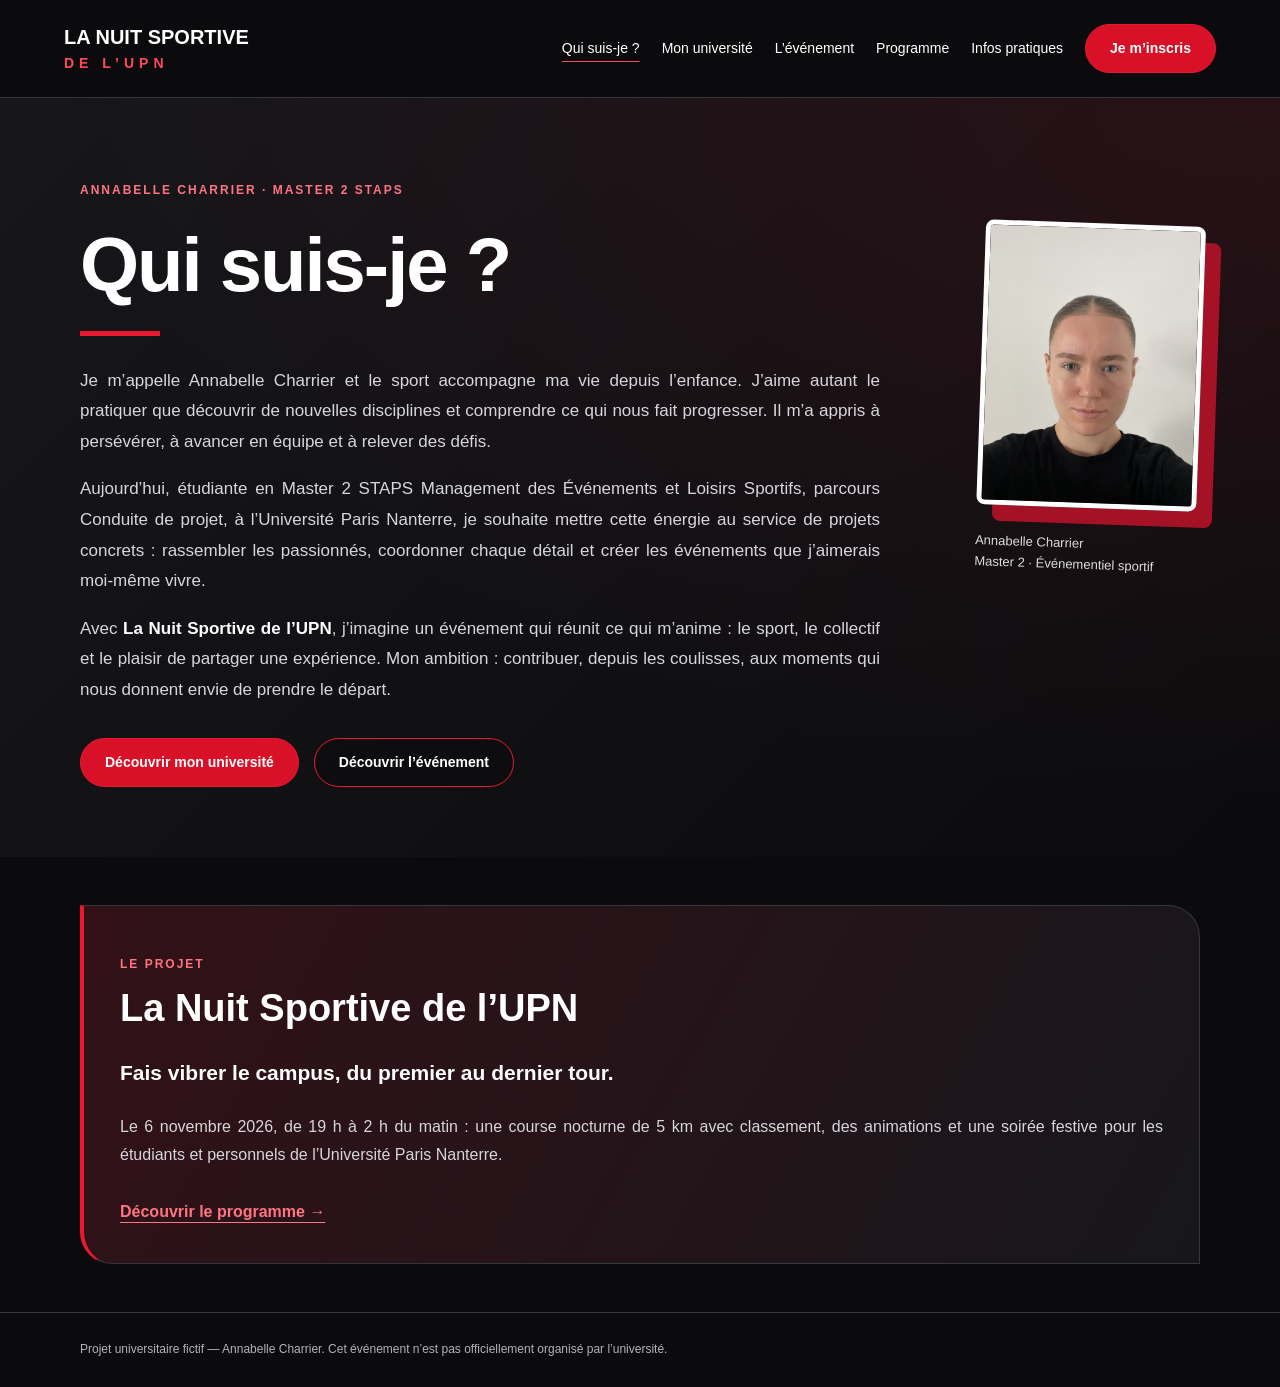
<file: index.html>
<!DOCTYPE html>
<html lang="fr">
<head>
  <meta charset="UTF-8">
  <meta name="viewport" content="width=device-width, initial-scale=1.0">

  <meta
    name="description"
    content="Découvrez Annabelle Charrier et son projet universitaire : La Nuit Sportive de l’UPN."
  >

  <title>Qui suis-je ? | La Nuit Sportive de l’UPN</title>

  <link rel="stylesheet" href="style.css">
</head>

<body class="page-index">
  <a class="evitement" href="#contenu">Aller au contenu</a>

  <header>
    <a class="logo" href="evenement.html">
      LA NUIT SPORTIVE
      <span>DE L’UPN</span>
    </a>

    <nav aria-label="Navigation principale">
      <a href="index.html" aria-current="page">
        Qui suis-je ?
      </a>

      <a href="universite.html">Mon université</a>
      <a href="evenement.html">L’événement</a>
      <a href="programme.html">Programme</a>
      <a href="infos.html">Infos pratiques</a>

      <a class="bouton" href="inscriptions.html">
        Je m’inscris
      </a>
    </nav>
  </header>

  <main id="contenu">
    <section class="presentation profil">
      <div class="profil-texte">
        <p class="surtitre">
          ANNABELLE CHARRIER · MASTER 2 STAPS
        </p>

        <h1>Qui suis-je ?</h1>

        <p>
          Je m’appelle Annabelle Charrier et le sport accompagne
          ma vie depuis l’enfance. J’aime autant le pratiquer
          que découvrir de nouvelles disciplines et comprendre
          ce qui nous fait progresser. Il m’a appris à persévérer,
          à avancer en équipe et à relever des défis.
        </p>

        <p>
          Aujourd’hui, étudiante en Master 2 STAPS Management
          des Événements et Loisirs Sportifs, parcours Conduite
          de projet, à l’Université Paris Nanterre, je souhaite
          mettre cette énergie au service de projets concrets :
          rassembler les passionnés, coordonner chaque détail
          et créer les événements que j’aimerais moi-même vivre.
        </p>

        <p>
          Avec <strong>La Nuit Sportive de l’UPN</strong>,
          j’imagine un événement qui réunit ce qui m’anime :
          le sport, le collectif et le plaisir de partager
          une expérience. Mon ambition : contribuer, depuis
          les coulisses, aux moments qui nous donnent envie
          de prendre le départ.
        </p>

        <div class="actions">
          <a class="bouton" href="universite.html">
            Découvrir mon université
          </a>

          <a
            class="bouton bouton-secondaire"
            href="evenement.html"
          >
            Découvrir l’événement
          </a>
        </div>
      </div>

      <figure class="portrait">
        <img
          src="images/portrait.jpg"
          alt="Portrait d’Annabelle Charrier"
          width="1296"
          height="1691"
        >

        <figcaption>
          Annabelle Charrier<br>
          Master 2 · Événementiel sportif
        </figcaption>
      </figure>
    </section>

    <section class="apercu">
      <p class="surtitre">LE PROJET</p>

      <h2>La Nuit Sportive de l’UPN</h2>

      <p class="accroche">
        Fais vibrer le campus, du premier au dernier tour.
      </p>

      <p>
        Le 6 novembre 2026, de 19 h à 2 h du matin :
        une course nocturne de 5 km avec classement,
        des animations et une soirée festive pour les étudiants
        et personnels de l’Université Paris Nanterre.
      </p>

      <a class="lien" href="programme.html">
        Découvrir le programme →
      </a>
    </section>
  </main>

  <footer>
    <p>
      Projet universitaire fictif — Annabelle Charrier.
      Cet événement n’est pas officiellement organisé
      par l’université.
    </p>
  </footer>
</body>
</html>
</file>
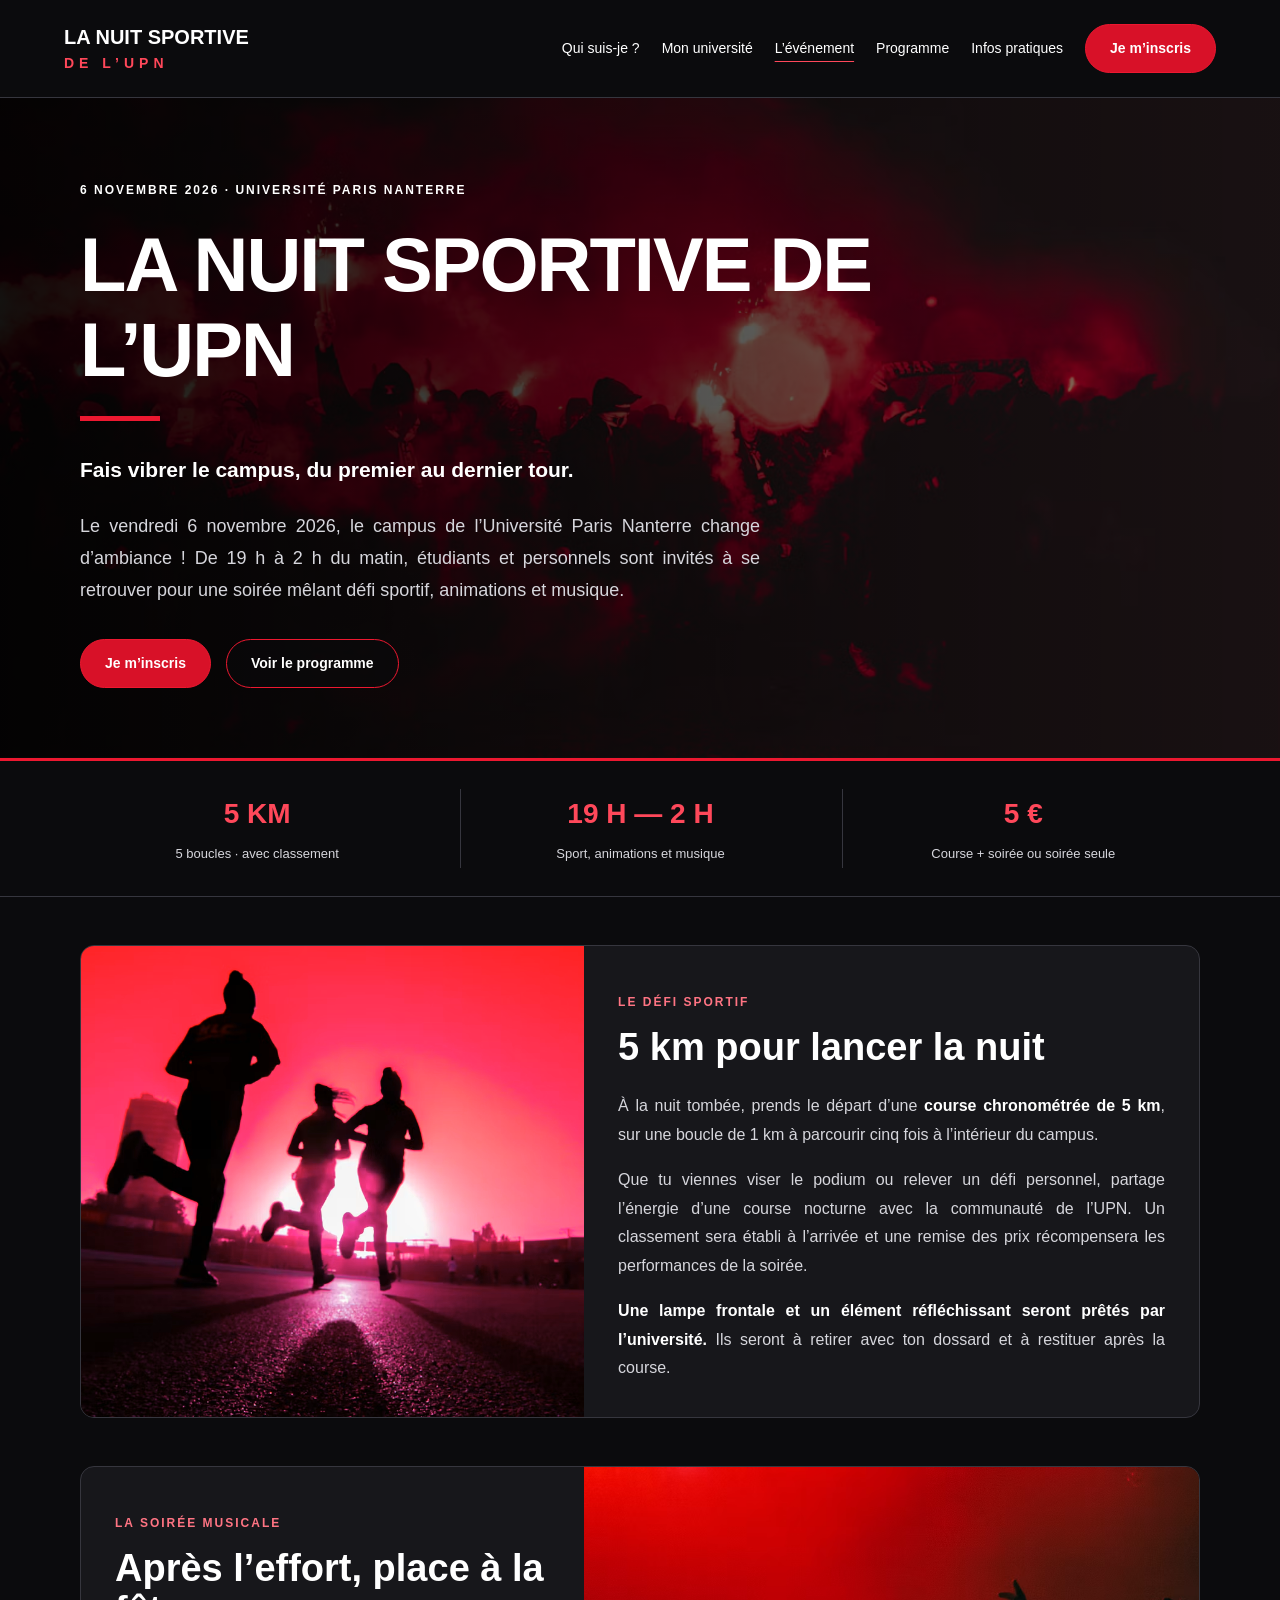
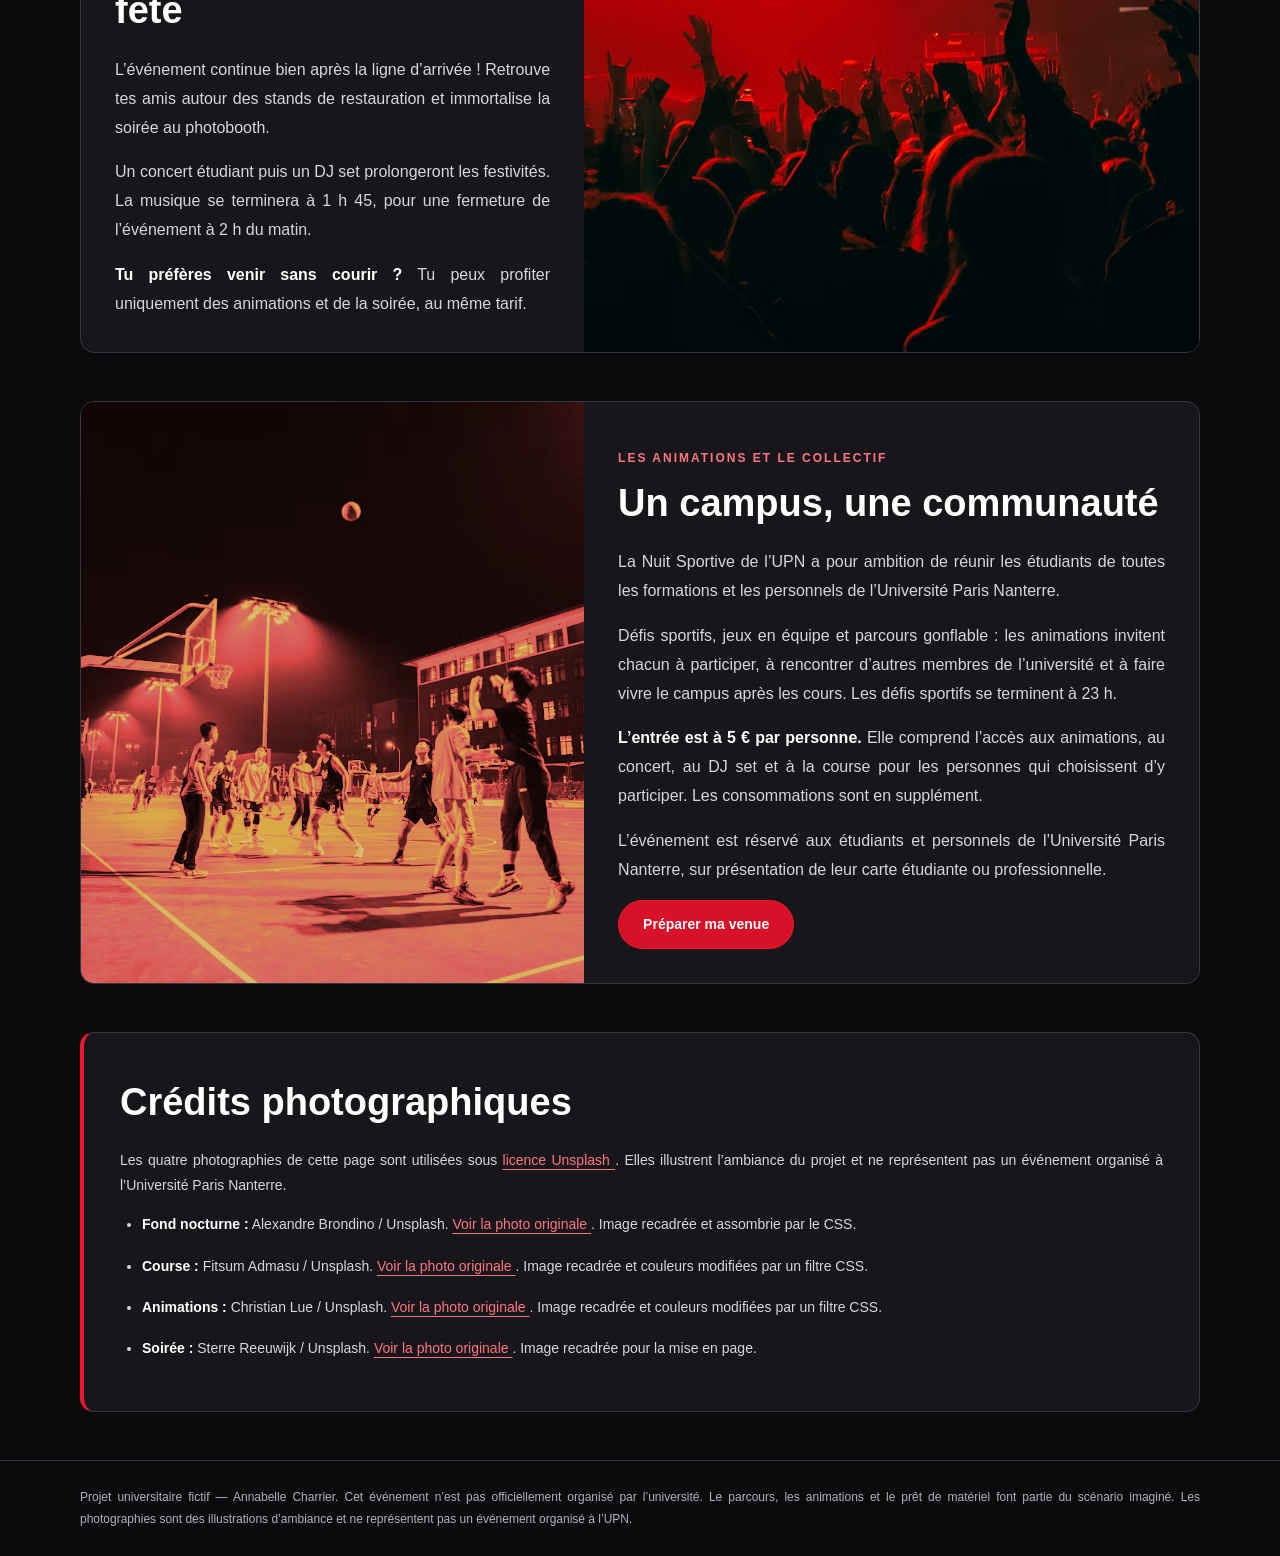
<file: evenement.html>
<!DOCTYPE html>
<html lang="fr">
<head>
  <meta charset="UTF-8">
  <meta name="viewport" content="width=device-width, initial-scale=1.0">

  <meta
    name="description"
    content="La Nuit Sportive de l’UPN : une course nocturne de 5 km, des animations et une soirée festive à Paris Nanterre. Projet universitaire fictif."
  >

  <title>L’événement | La Nuit Sportive de l’UPN</title>

  <link rel="stylesheet" href="style.css">
</head>

<body class="page-evenement">
  <a class="evitement" href="#contenu">
    Aller au contenu
  </a>

  <header>
    <a class="logo" href="evenement.html">
      LA NUIT SPORTIVE
      <span>DE L’UPN</span>
    </a>

    <nav aria-label="Navigation principale">
      <a href="index.html">Qui suis-je ?</a>
      <a href="universite.html">Mon université</a>

      <a href="evenement.html" aria-current="page">
        L’événement
      </a>

      <a href="programme.html">Programme</a>
      <a href="infos.html">Infos pratiques</a>

      <a class="bouton" href="inscriptions.html">
        Je m’inscris
      </a>
    </nav>
  </header>

  <main id="contenu">
    <!-- L’image de fond est définie dans style.css. -->

    <section class="presentation fond-nocturne">
      <p class="surtitre">
        6 NOVEMBRE 2026 · UNIVERSITÉ PARIS NANTERRE
      </p>

      <h1>La Nuit Sportive de l’UPN</h1>

      <p class="accroche">
        Fais vibrer le campus, du premier au dernier tour.
      </p>

      <p>
        Le vendredi 6 novembre 2026, le campus de l’Université
        Paris Nanterre change d’ambiance ! De 19 h à 2 h du matin,
        étudiants et personnels sont invités à se retrouver
        pour une soirée mêlant défi sportif, animations
        et musique.
      </p>

      <div class="actions">
        <a class="bouton" href="inscriptions.html">
          Je m’inscris
        </a>

        <a
          class="bouton bouton-secondaire"
          href="programme.html"
        >
          Voir le programme
        </a>
      </div>
    </section>

    <div class="chiffres" aria-label="L’événement en bref">
      <div>
        <strong>5 KM</strong>
        <span>5 boucles · avec classement</span>
      </div>

      <div>
        <strong>19 H — 2 H</strong>
        <span>Sport, animations et musique</span>
      </div>

      <div>
        <strong>5 €</strong>
        <span>Course + soirée ou soirée seule</span>
      </div>
    </div>

    <!-- LA COURSE -->

    <section class="apercu evenement-bloc">
      <img
        class="photo-evenement photo-course"
        src="images/course.avif"
        alt="Silhouettes de trois personnes courant ensemble"
        loading="lazy"
      >

      <div class="evenement-texte">
        <p class="surtitre">LE DÉFI SPORTIF</p>

        <h2>5 km pour lancer la nuit</h2>

        <p>
          À la nuit tombée, prends le départ d’une
          <strong>course chronométrée de 5 km</strong>,
          sur une boucle de 1 km à parcourir cinq fois
          à l’intérieur du campus.
        </p>

        <p>
          Que tu viennes viser le podium ou relever
          un défi personnel, partage l’énergie
          d’une course nocturne avec la communauté de l’UPN.
          Un classement sera établi à l’arrivée et une remise
          des prix récompensera les performances de la soirée.
        </p>

        <p>
          <strong>
            Une lampe frontale et un élément réfléchissant
            seront prêtés par l’université.
          </strong>
          Ils seront à retirer avec ton dossard
          et à restituer après la course.
        </p>
      </div>
    </section>

    <!-- LA SOIRÉE -->

    <section class="apercu evenement-bloc">
      <img
        class="photo-evenement"
        src="images/soiree.avif"
        alt="Une foule assistant à un concert, les mains levées"
        loading="lazy"
      >

      <div class="evenement-texte">
        <p class="surtitre">LA SOIRÉE MUSICALE</p>

        <h2>Après l’effort, place à la fête</h2>

        <p>
          L’événement continue bien après la ligne d’arrivée !
          Retrouve tes amis autour des stands de restauration
          et immortalise la soirée au photobooth.
        </p>

        <p>
          Un concert étudiant puis un DJ set prolongeront
          les festivités. La musique se terminera à 1 h 45,
          pour une fermeture de l’événement à 2 h du matin.
        </p>

        <p>
          <strong>Tu préfères venir sans courir ?</strong>
          Tu peux profiter uniquement des animations
          et de la soirée, au même tarif.
        </p>
      </div>
    </section>

    <!-- LES ANIMATIONS -->

    <section class="apercu evenement-bloc">
      <img
        class="photo-evenement photo-animations"
        src="images/animations.avif"
        alt="Un groupe jouant au basket sur un terrain extérieur de nuit"
        loading="lazy"
      >

      <div class="evenement-texte">
        <p class="surtitre">
          LES ANIMATIONS ET LE COLLECTIF
        </p>

        <h2>Un campus, une communauté</h2>

        <p>
          La Nuit Sportive de l’UPN a pour ambition de réunir
          les étudiants de toutes les formations
          et les personnels de l’Université Paris Nanterre.
        </p>

        <p>
          Défis sportifs, jeux en équipe et parcours gonflable :
          les animations invitent chacun à participer,
          à rencontrer d’autres membres de l’université
          et à faire vivre le campus après les cours.
          Les défis sportifs se terminent à 23 h.
        </p>

        <p>
          <strong>L’entrée est à 5 € par personne.</strong>
          Elle comprend l’accès aux animations, au concert,
          au DJ set et à la course pour les personnes
          qui choisissent d’y participer.
          Les consommations sont en supplément.
        </p>

        <p>
          L’événement est réservé aux étudiants et personnels
          de l’Université Paris Nanterre, sur présentation
          de leur carte étudiante ou professionnelle.
        </p>

        <a class="bouton" href="infos.html">
          Préparer ma venue
        </a>
      </div>
    </section>

    <!-- SOURCES DES QUATRE PHOTOGRAPHIES -->

    <section class="apercu credits-photos">
      <h2>Crédits photographiques</h2>

      <p>
        Les quatre photographies de cette page sont utilisées
        sous
        <a href="https://unsplash.com/license">
          licence Unsplash
        </a>.
        Elles illustrent l’ambiance du projet et ne représentent
        pas un événement organisé à l’Université Paris Nanterre.
      </p>

      <ul>
        <li>
          <strong>Fond nocturne :</strong>
          Alexandre Brondino / Unsplash.
          <a href="https://unsplash.com/photos/3deP8rsAgJc">
            Voir la photo originale
          </a>.
          Image recadrée et assombrie par le CSS.
        </li>

        <li>
          <strong>Course :</strong>
          Fitsum Admasu / Unsplash.
          <a href="https://unsplash.com/photos/oGv9xIl7DkY">
            Voir la photo originale
          </a>.
          Image recadrée et couleurs modifiées
          par un filtre CSS.
        </li>

        <li>
          <strong>Animations :</strong>
          Christian Lue / Unsplash.
          <a href="https://unsplash.com/photos/fCyyLwjXm88">
            Voir la photo originale
          </a>.
          Image recadrée et couleurs modifiées
          par un filtre CSS.
        </li>

        <li>
          <strong>Soirée :</strong>
          Sterre Reeuwijk / Unsplash.
          <a href="https://unsplash.com/photos/j4OtWNZIbJQ">
            Voir la photo originale
          </a>.
          Image recadrée pour la mise en page.
        </li>
      </ul>
    </section>
  </main>

  <footer>
    <p>
      Projet universitaire fictif — Annabelle Charrier.
      Cet événement n’est pas officiellement organisé
      par l’université. Le parcours, les animations
      et le prêt de matériel font partie du scénario imaginé.
      Les photographies sont des illustrations d’ambiance
      et ne représentent pas un événement organisé à l’UPN.
    </p>
  </footer>
</body>
</html>
</file>
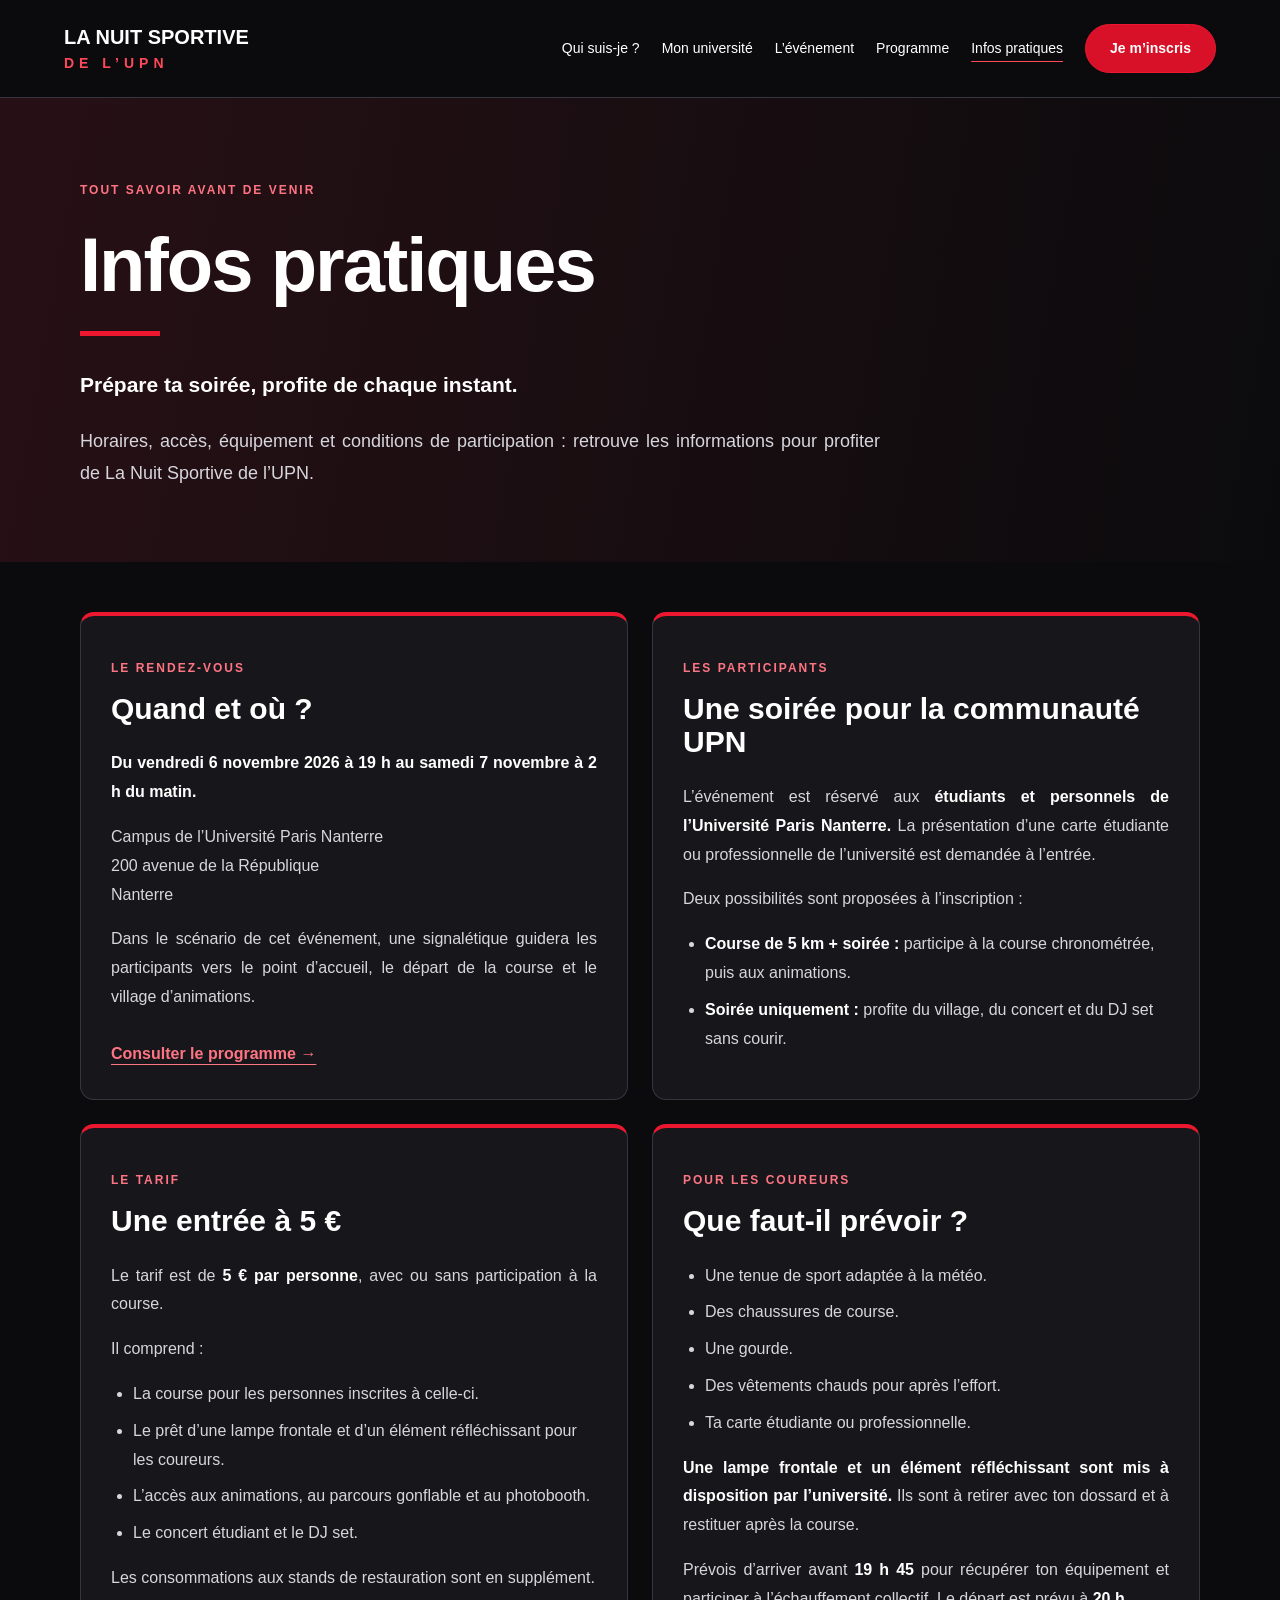
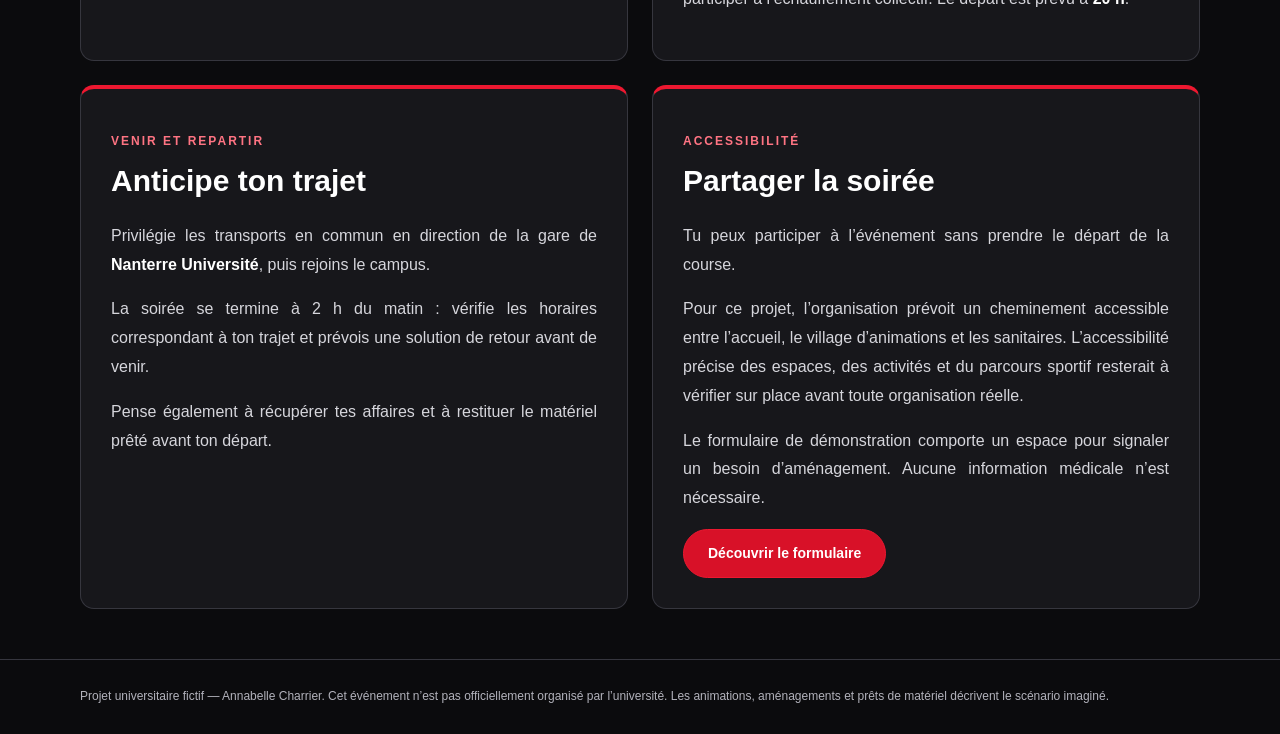
<file: infos.html>
<!DOCTYPE html>
<html lang="fr">
<head>
  <meta charset="UTF-8">
  <meta name="viewport" content="width=device-width, initial-scale=1.0">

  <meta
    name="description"
    content="Prépare ta venue à La Nuit Sportive de l’UPN : horaires, accès, tarif, matériel et accessibilité. Projet universitaire fictif."
  >

  <title>Infos pratiques | La Nuit Sportive de l’UPN</title>

  <link rel="stylesheet" href="style.css">
</head>

<body class="page-infos">
  <a class="evitement" href="#contenu">Aller au contenu</a>

  <header>
    <a class="logo" href="evenement.html">
      LA NUIT SPORTIVE
      <span>DE L’UPN</span>
    </a>

    <nav aria-label="Navigation principale">
      <a href="index.html">Qui suis-je ?</a>
      <a href="universite.html">Mon université</a>
      <a href="evenement.html">L’événement</a>
      <a href="programme.html">Programme</a>

      <a href="infos.html" aria-current="page">
        Infos pratiques
      </a>

      <a class="bouton" href="inscriptions.html">
        Je m’inscris
      </a>
    </nav>
  </header>

  <main id="contenu">
    <section class="presentation">
      <p class="surtitre">TOUT SAVOIR AVANT DE VENIR</p>

      <h1>Infos pratiques</h1>

      <p class="accroche">
        Prépare ta soirée, profite de chaque instant.
      </p>

      <p>
        Horaires, accès, équipement et conditions
        de participation : retrouve les informations
        pour profiter de La Nuit Sportive de l’UPN.
      </p>
    </section>

    <div class="infos-grille">
      <section class="apercu">
        <p class="surtitre">LE RENDEZ-VOUS</p>

        <h2>Quand et où ?</h2>

        <p>
          <strong>
            Du vendredi 6 novembre 2026 à 19 h
            au samedi 7 novembre à 2 h du matin.
          </strong>
        </p>

        <p>
          Campus de l’Université Paris Nanterre<br>
          200 avenue de la République<br>
          Nanterre
        </p>

        <p>
          Dans le scénario de cet événement,
          une signalétique guidera les participants
          vers le point d’accueil, le départ de la course
          et le village d’animations.
        </p>

        <a class="lien" href="programme.html">
          Consulter le programme →
        </a>
      </section>

      <section class="apercu">
        <p class="surtitre">LES PARTICIPANTS</p>

        <h2>Une soirée pour la communauté UPN</h2>

        <p>
          L’événement est réservé aux
          <strong>
            étudiants et personnels
            de l’Université Paris Nanterre.
          </strong>
          La présentation d’une carte étudiante
          ou professionnelle de l’université
          est demandée à l’entrée.
        </p>

        <p>
          Deux possibilités sont proposées à l’inscription :
        </p>

        <ul>
          <li>
            <strong>Course de 5 km + soirée :</strong>
            participe à la course chronométrée,
            puis aux animations.
          </li>

          <li>
            <strong>Soirée uniquement :</strong>
            profite du village, du concert
            et du DJ set sans courir.
          </li>
        </ul>
      </section>

      <section class="apercu">
        <p class="surtitre">LE TARIF</p>

        <h2>Une entrée à 5 €</h2>

        <p>
          Le tarif est de
          <strong>5 € par personne</strong>,
          avec ou sans participation à la course.
        </p>

        <p>Il comprend :</p>

        <ul>
          <li>
            La course pour les personnes inscrites
            à celle-ci.
          </li>

          <li>
            Le prêt d’une lampe frontale
            et d’un élément réfléchissant
            pour les coureurs.
          </li>

          <li>
            L’accès aux animations, au parcours gonflable
            et au photobooth.
          </li>

          <li>
            Le concert étudiant et le DJ set.
          </li>
        </ul>

        <p>
          Les consommations aux stands de restauration
          sont en supplément.
        </p>
      </section>

      <section class="apercu">
        <p class="surtitre">POUR LES COUREURS</p>

        <h2>Que faut-il prévoir ?</h2>

        <ul>
          <li>
            Une tenue de sport adaptée à la météo.
          </li>

          <li>Des chaussures de course.</li>
          <li>Une gourde.</li>

          <li>
            Des vêtements chauds pour après l’effort.
          </li>

          <li>
            Ta carte étudiante ou professionnelle.
          </li>
        </ul>

        <p>
          <strong>
            Une lampe frontale et un élément réfléchissant
            sont mis à disposition par l’université.
          </strong>
          Ils sont à retirer avec ton dossard
          et à restituer après la course.
        </p>

        <p>
          Prévois d’arriver avant
          <strong>19 h 45</strong>
          pour récupérer ton équipement
          et participer à l’échauffement collectif.
          Le départ est prévu à <strong>20 h</strong>.
        </p>
      </section>

      <section class="apercu">
        <p class="surtitre">VENIR ET REPARTIR</p>

        <h2>Anticipe ton trajet</h2>

        <p>
          Privilégie les transports en commun
          en direction de la gare de
          <strong>Nanterre Université</strong>,
          puis rejoins le campus.
        </p>

        <p>
          La soirée se termine à 2 h du matin :
          vérifie les horaires correspondant
          à ton trajet et prévois une solution
          de retour avant de venir.
        </p>

        <p>
          Pense également à récupérer tes affaires
          et à restituer le matériel prêté
          avant ton départ.
        </p>
      </section>

      <section class="apercu">
        <p class="surtitre">ACCESSIBILITÉ</p>

        <h2>Partager la soirée</h2>

        <p>
          Tu peux participer à l’événement
          sans prendre le départ de la course.
        </p>

        <p>
          Pour ce projet, l’organisation prévoit
          un cheminement accessible entre l’accueil,
          le village d’animations et les sanitaires.
          L’accessibilité précise des espaces,
          des activités et du parcours sportif
          resterait à vérifier sur place
          avant toute organisation réelle.
        </p>

        <p>
          Le formulaire de démonstration comporte
          un espace pour signaler un besoin
          d’aménagement. Aucune information médicale
          n’est nécessaire.
        </p>

        <a class="bouton" href="inscriptions.html">
          Découvrir le formulaire
        </a>
      </section>
    </div>
  </main>

  <footer>
    <p>
      Projet universitaire fictif — Annabelle Charrier.
      Cet événement n’est pas officiellement organisé
      par l’université. Les animations, aménagements
      et prêts de matériel décrivent le scénario imaginé.
    </p>
  </footer>
</body>
</html>
</file>
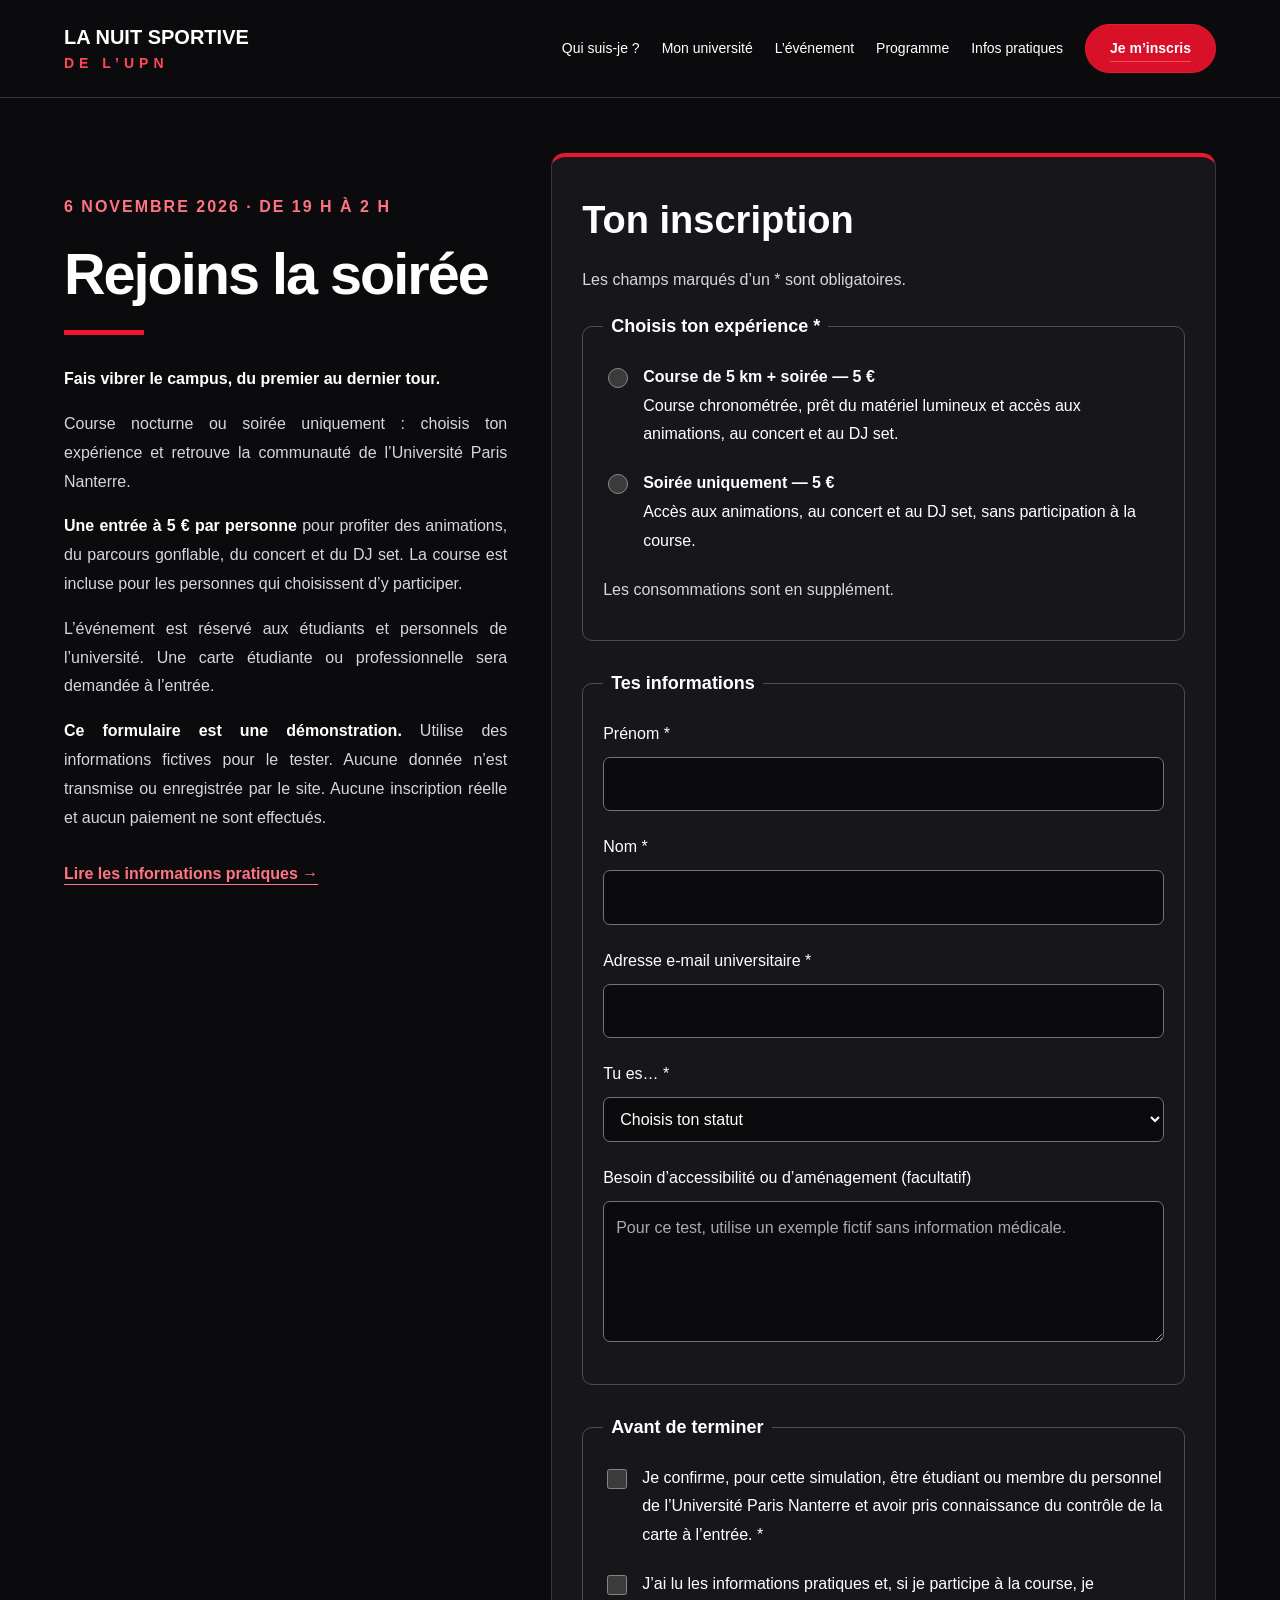
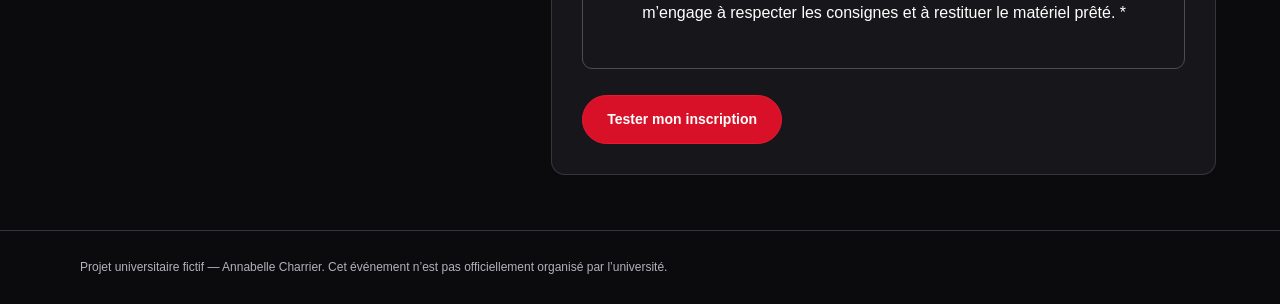
<file: inscriptions.html>
<!DOCTYPE html>
<html lang="fr">
<head>
  <meta charset="UTF-8">
  <meta name="viewport" content="width=device-width, initial-scale=1.0">

  <meta
    name="description"
    content="Formulaire de démonstration pour La Nuit Sportive de l’UPN : course de 5 km et soirée festive. Projet universitaire fictif."
  >

  <title>Inscriptions | La Nuit Sportive de l’UPN</title>

  <link rel="stylesheet" href="style.css">
</head>

<body class="page-inscriptions">
  <a class="evitement" href="#contenu">Aller au contenu</a>

  <header>
    <a class="logo" href="evenement.html">
      LA NUIT SPORTIVE
      <span>DE L’UPN</span>
    </a>

    <nav aria-label="Navigation principale">
      <a href="index.html">Qui suis-je ?</a>
      <a href="universite.html">Mon université</a>
      <a href="evenement.html">L’événement</a>
      <a href="programme.html">Programme</a>
      <a href="infos.html">Infos pratiques</a>

      <a
        class="bouton"
        href="inscriptions.html"
        aria-current="page"
      >
        Je m’inscris
      </a>
    </nav>
  </header>

  <main id="contenu">
    <section class="presentation">
      <p class="surtitre">
        6 NOVEMBRE 2026 · DE 19 H À 2 H
      </p>

      <h1>Rejoins la soirée</h1>

      <p class="accroche">
        Fais vibrer le campus, du premier au dernier tour.
      </p>

      <p>
        Course nocturne ou soirée uniquement :
        choisis ton expérience et retrouve
        la communauté de l’Université Paris Nanterre.
      </p>

      <p>
        <strong>Une entrée à 5 € par personne</strong>
        pour profiter des animations, du parcours gonflable,
        du concert et du DJ set.
        La course est incluse pour les personnes
        qui choisissent d’y participer.
      </p>

      <p>
        L’événement est réservé aux étudiants
        et personnels de l’université.
        Une carte étudiante ou professionnelle
        sera demandée à l’entrée.
      </p>

      <p id="avertissement">
        <strong>Ce formulaire est une démonstration.</strong>
        Utilise des informations fictives pour le tester.
        Aucune donnée n’est transmise ou enregistrée
        par le site. Aucune inscription réelle
        et aucun paiement ne sont effectués.
      </p>

      <a class="lien" href="infos.html">
        Lire les informations pratiques →
      </a>
    </section>

    <section class="apercu formulaire-carte">
      <h2>Ton inscription</h2>

      <p>
        Les champs marqués d’un * sont obligatoires.
      </p>

      <form
        id="inscription"
        aria-describedby="avertissement"
        onsubmit="return false"
      >
        <fieldset>
          <legend>Choisis ton expérience *</legend>

          <label class="choix">
            <input
              type="radio"
              name="participation"
              value="course"
              required
            >

            <span>
              <strong>
                Course de 5 km + soirée — 5 €
              </strong>
              <br>
              Course chronométrée, prêt du matériel lumineux
              et accès aux animations, au concert
              et au DJ set.
            </span>
          </label>

          <label class="choix">
            <input
              type="radio"
              name="participation"
              value="soiree"
            >

            <span>
              <strong>
                Soirée uniquement — 5 €
              </strong>
              <br>
              Accès aux animations, au concert
              et au DJ set, sans participation
              à la course.
            </span>
          </label>

          <p>
            Les consommations sont en supplément.
          </p>
        </fieldset>

        <fieldset>
          <legend>Tes informations</legend>

          <label for="prenom">Prénom *</label>
          <input
            id="prenom"
            type="text"
            autocomplete="off"
            required
          >

          <label for="nom">Nom *</label>
          <input
            id="nom"
            type="text"
            autocomplete="off"
            required
          >

          <label for="email">
            Adresse e-mail universitaire *
          </label>
          <input
            id="email"
            type="email"
            autocomplete="off"
            required
          >

          <label for="statut">Tu es… *</label>
          <select id="statut" required>
            <option value="">Choisis ton statut</option>

            <option value="etudiant">
              Étudiant ou étudiante de l’UPN
            </option>

            <option value="personnel">
              Membre du personnel de l’UPN
            </option>
          </select>

          <label for="besoin">
            Besoin d’accessibilité ou d’aménagement
            (facultatif)
          </label>
          <textarea
            id="besoin"
            rows="4"
            placeholder="Pour ce test, utilise un exemple fictif sans information médicale."
          ></textarea>
        </fieldset>

        <fieldset>
          <legend>Avant de terminer</legend>

          <label class="choix">
            <input type="checkbox" required>

            <span>
              Je confirme, pour cette simulation,
              être étudiant ou membre du personnel
              de l’Université Paris Nanterre
              et avoir pris connaissance du contrôle
              de la carte à l’entrée. *
            </span>
          </label>

          <label class="choix">
            <input type="checkbox" required>

            <span>
              J’ai lu les informations pratiques et,
              si je participe à la course,
              je m’engage à respecter les consignes
              et à restituer le matériel prêté. *
            </span>
          </label>
        </fieldset>

        <button class="bouton" type="submit">
          Tester mon inscription
        </button>

        <p
          id="confirmation"
          role="status"
          hidden
        ></p>
      </form>

      <noscript>
        <p>
          Active JavaScript dans ton navigateur
          pour tester le formulaire.
          Aucune inscription réelle n’est proposée.
        </p>
      </noscript>
    </section>
  </main>

  <footer>
    <p>
      Projet universitaire fictif — Annabelle Charrier.
      Cet événement n’est pas officiellement organisé
      par l’université.
    </p>
  </footer>

  <script>
    const formulaire = document.getElementById("inscription");
    const confirmation = document.getElementById("confirmation");

    formulaire.addEventListener("submit", function (event) {
      event.preventDefault();

      confirmation.textContent =
        "Test réussi ! Les champs obligatoires sont remplis. " +
        "Aucune donnée n’a été envoyée et aucune inscription " +
        "réelle n’a été effectuée.";

      confirmation.hidden = false;
    });

    formulaire.addEventListener("input", function () {
      confirmation.hidden = true;
    });
  </script>
</body>
</html>
</file>
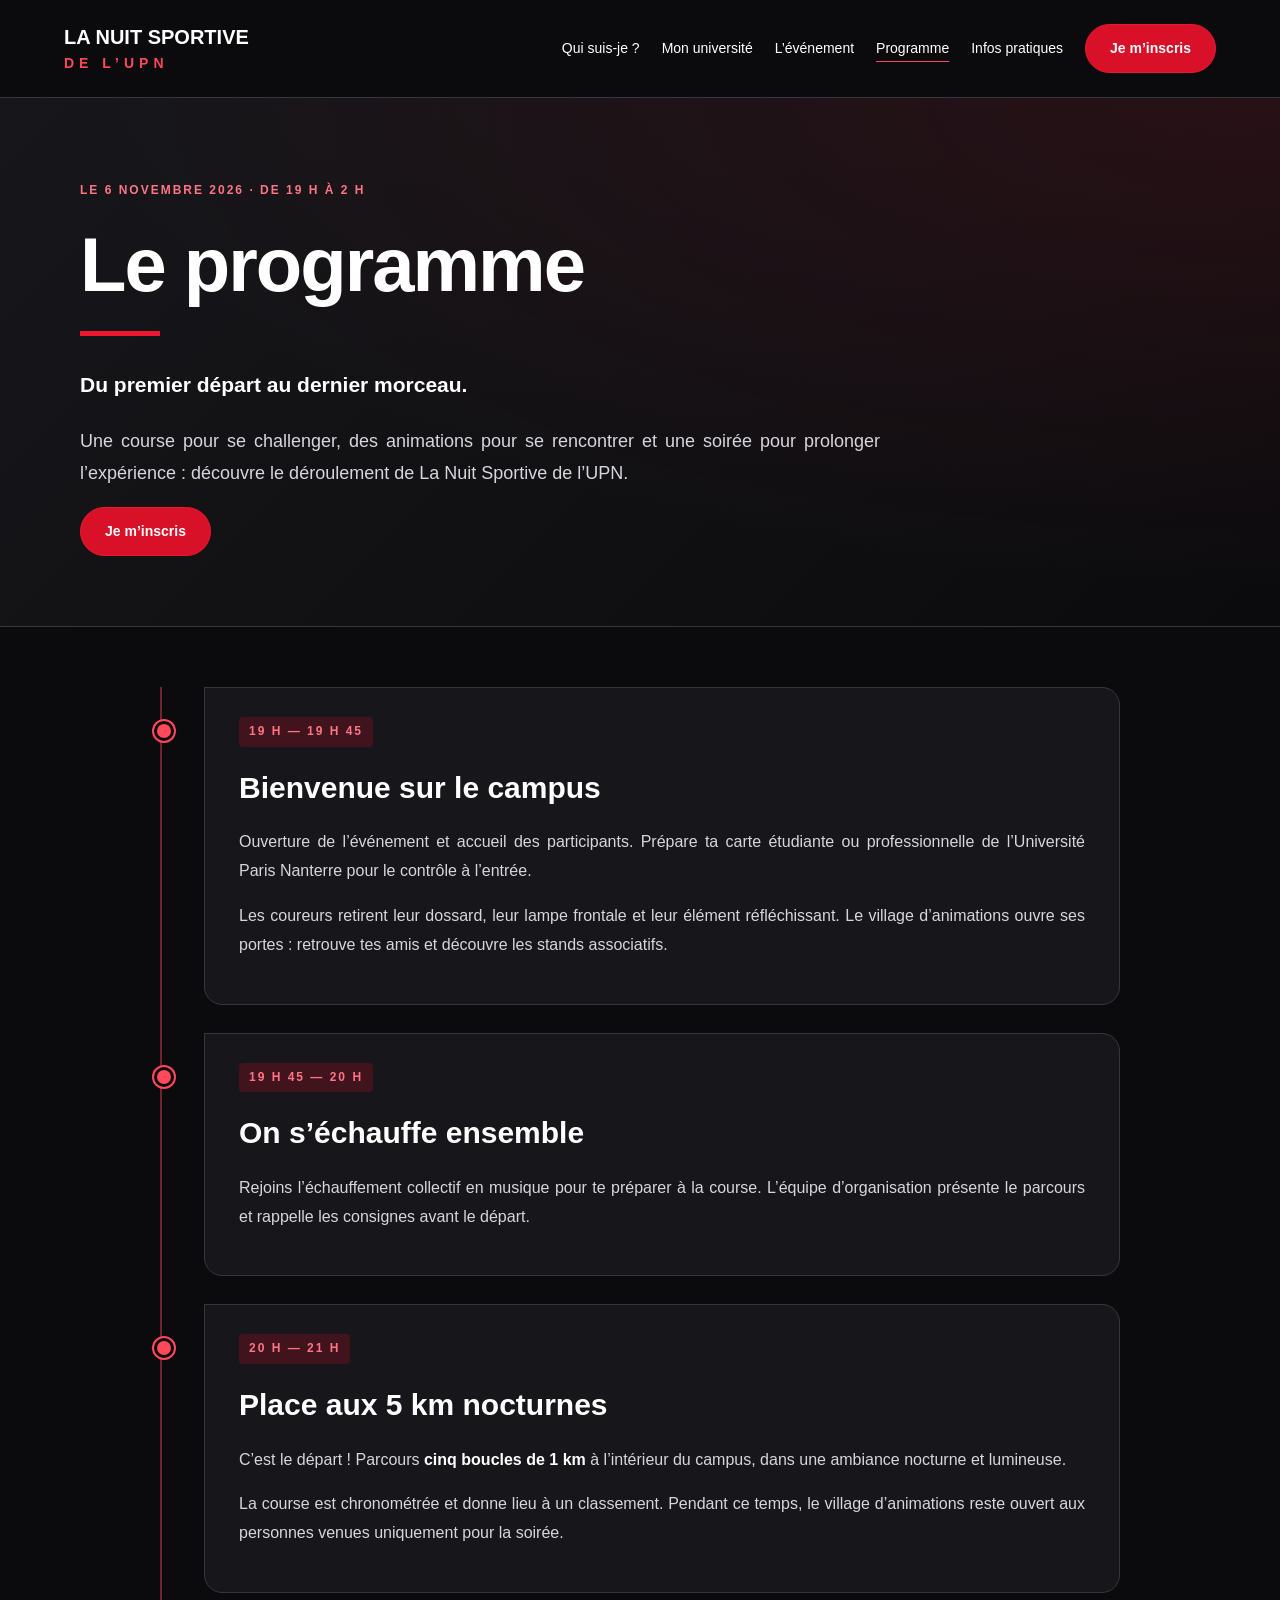
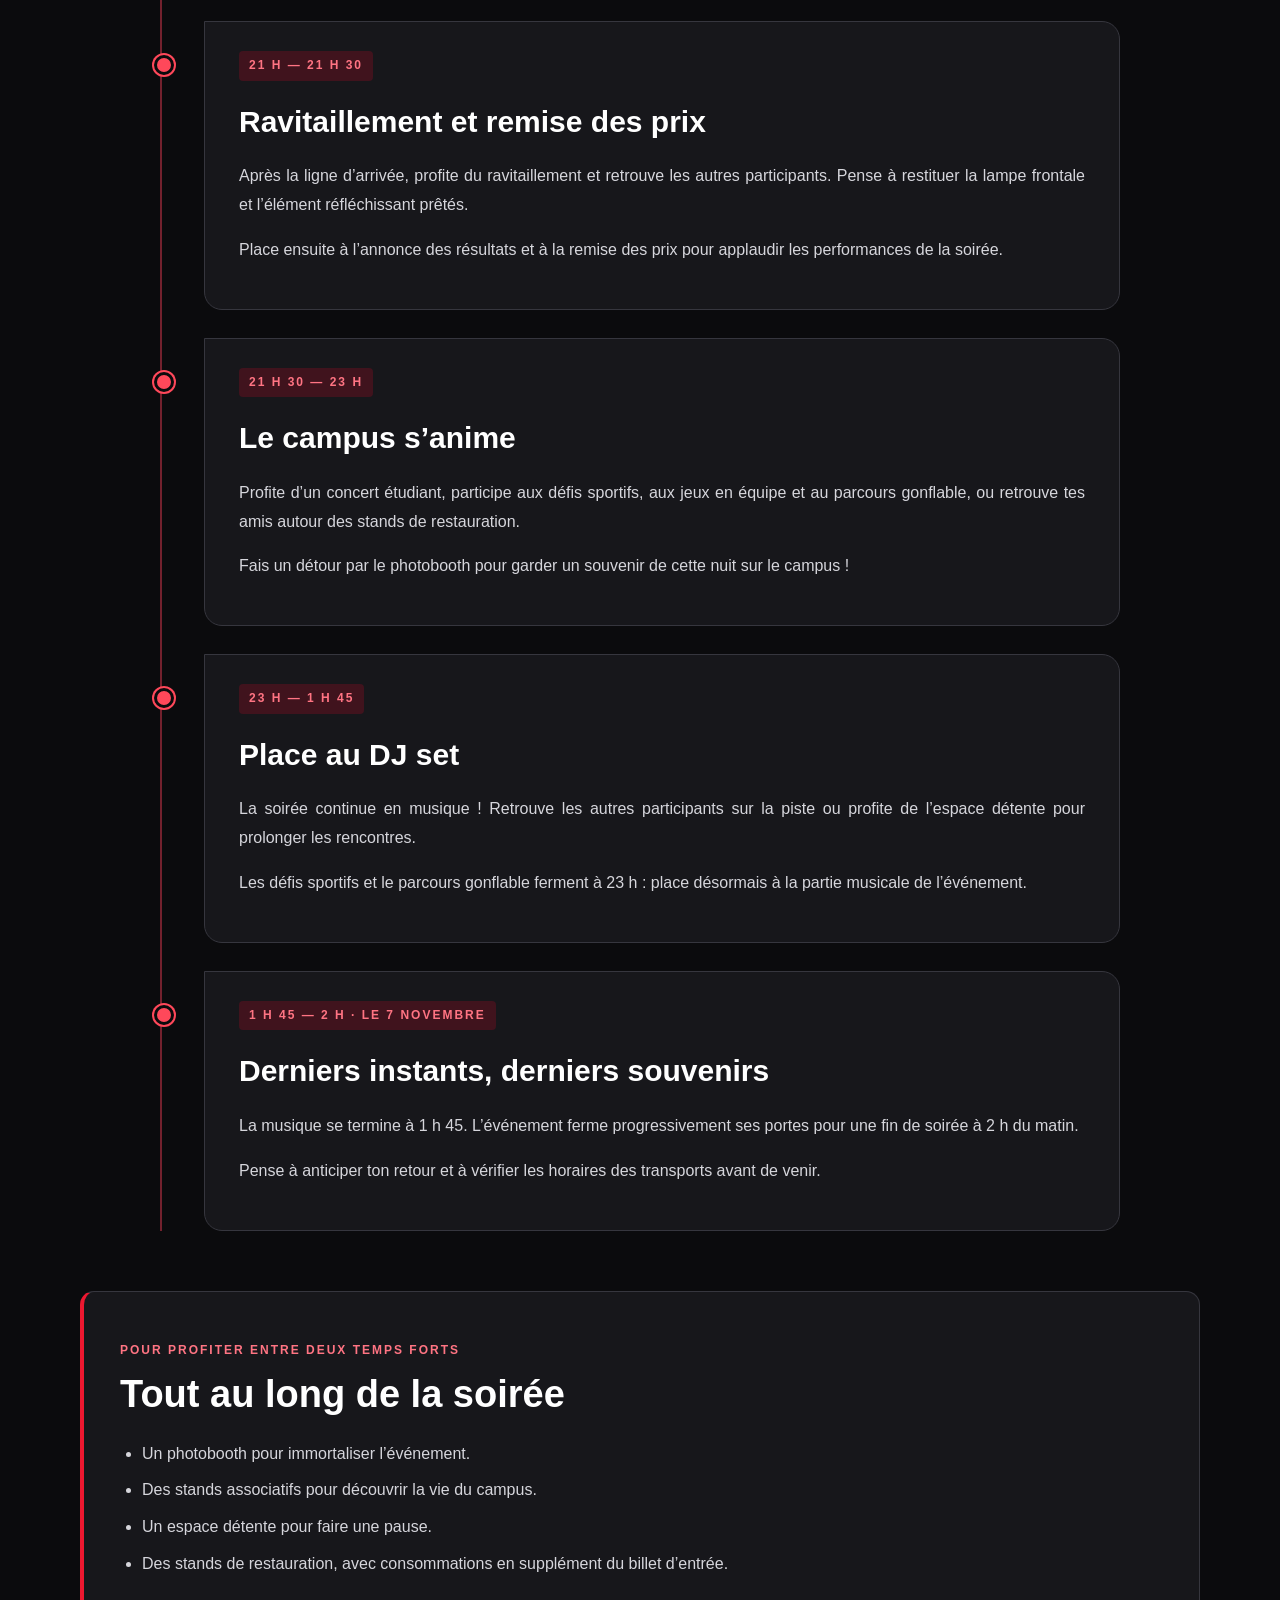
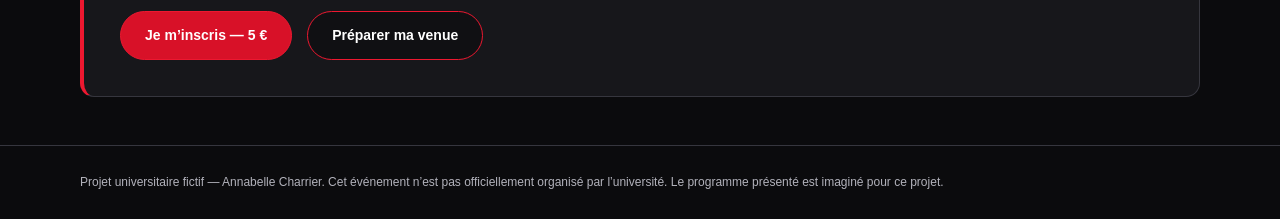
<file: programme.html>
<!DOCTYPE html>
<html lang="fr">
<head>
  <meta charset="UTF-8">
  <meta name="viewport" content="width=device-width, initial-scale=1.0">

  <meta
    name="description"
    content="Le programme de La Nuit Sportive de l’UPN : course nocturne, animations, concert et DJ set de 19 h à 2 h. Projet universitaire fictif."
  >

  <title>Programme | La Nuit Sportive de l’UPN</title>

  <link rel="stylesheet" href="style.css">
</head>

<body class="page-programme">
  <a class="evitement" href="#contenu">Aller au contenu</a>

  <header>
    <a class="logo" href="evenement.html">
      LA NUIT SPORTIVE
      <span>DE L’UPN</span>
    </a>

    <nav aria-label="Navigation principale">
      <a href="index.html">Qui suis-je ?</a>
      <a href="universite.html">Mon université</a>
      <a href="evenement.html">L’événement</a>

      <a href="programme.html" aria-current="page">
        Programme
      </a>

      <a href="infos.html">Infos pratiques</a>

      <a class="bouton" href="inscriptions.html">
        Je m’inscris
      </a>
    </nav>
  </header>

  <main id="contenu">
    <section class="presentation">
      <p class="surtitre">
        LE 6 NOVEMBRE 2026 · DE 19 H À 2 H
      </p>

      <h1>Le programme</h1>

      <p class="accroche">
        Du premier départ au dernier morceau.
      </p>

      <p>
        Une course pour se challenger, des animations
        pour se rencontrer et une soirée pour prolonger
        l’expérience : découvre le déroulement
        de La Nuit Sportive de l’UPN.
      </p>

      <a class="bouton" href="inscriptions.html">
        Je m’inscris
      </a>
    </section>

    <div class="chronologie">
      <section class="apercu etape">
        <p class="surtitre">19 H — 19 H 45</p>

        <h2>Bienvenue sur le campus</h2>

        <p>
          Ouverture de l’événement et accueil des participants.
          Prépare ta carte étudiante ou professionnelle
          de l’Université Paris Nanterre pour le contrôle
          à l’entrée.
        </p>

        <p>
          Les coureurs retirent leur dossard,
          leur lampe frontale et leur élément réfléchissant.
          Le village d’animations ouvre ses portes :
          retrouve tes amis et découvre les stands associatifs.
        </p>
      </section>

      <section class="apercu etape">
        <p class="surtitre">19 H 45 — 20 H</p>

        <h2>On s’échauffe ensemble</h2>

        <p>
          Rejoins l’échauffement collectif en musique
          pour te préparer à la course.
          L’équipe d’organisation présente le parcours
          et rappelle les consignes avant le départ.
        </p>
      </section>

      <section class="apercu etape">
        <p class="surtitre">20 H — 21 H</p>

        <h2>Place aux 5 km nocturnes</h2>

        <p>
          C’est le départ ! Parcours
          <strong>cinq boucles de 1 km</strong>
          à l’intérieur du campus, dans une ambiance
          nocturne et lumineuse.
        </p>

        <p>
          La course est chronométrée et donne lieu
          à un classement. Pendant ce temps,
          le village d’animations reste ouvert
          aux personnes venues uniquement pour la soirée.
        </p>
      </section>

      <section class="apercu etape">
        <p class="surtitre">21 H — 21 H 30</p>

        <h2>Ravitaillement et remise des prix</h2>

        <p>
          Après la ligne d’arrivée, profite du ravitaillement
          et retrouve les autres participants.
          Pense à restituer la lampe frontale
          et l’élément réfléchissant prêtés.
        </p>

        <p>
          Place ensuite à l’annonce des résultats
          et à la remise des prix pour applaudir
          les performances de la soirée.
        </p>
      </section>

      <section class="apercu etape">
        <p class="surtitre">21 H 30 — 23 H</p>

        <h2>Le campus s’anime</h2>

        <p>
          Profite d’un concert étudiant, participe
          aux défis sportifs, aux jeux en équipe
          et au parcours gonflable, ou retrouve
          tes amis autour des stands de restauration.
        </p>

        <p>
          Fais un détour par le photobooth
          pour garder un souvenir de cette nuit
          sur le campus !
        </p>
      </section>

      <section class="apercu etape">
        <p class="surtitre">23 H — 1 H 45</p>

        <h2>Place au DJ set</h2>

        <p>
          La soirée continue en musique !
          Retrouve les autres participants sur la piste
          ou profite de l’espace détente
          pour prolonger les rencontres.
        </p>

        <p>
          Les défis sportifs et le parcours gonflable
          ferment à 23 h : place désormais
          à la partie musicale de l’événement.
        </p>
      </section>

      <section class="apercu etape">
        <p class="surtitre">
          1 H 45 — 2 H · LE 7 NOVEMBRE
        </p>

        <h2>Derniers instants, derniers souvenirs</h2>

        <p>
          La musique se termine à 1 h 45.
          L’événement ferme progressivement ses portes
          pour une fin de soirée à 2 h du matin.
        </p>

        <p>
          Pense à anticiper ton retour et à vérifier
          les horaires des transports avant de venir.
        </p>
      </section>
    </div>

    <section class="apercu">
      <p class="surtitre">POUR PROFITER ENTRE DEUX TEMPS FORTS</p>

      <h2>Tout au long de la soirée</h2>

      <ul>
        <li>
          Un photobooth pour immortaliser l’événement.
        </li>

        <li>
          Des stands associatifs pour découvrir
          la vie du campus.
        </li>

        <li>
          Un espace détente pour faire une pause.
        </li>

        <li>
          Des stands de restauration,
          avec consommations en supplément
          du billet d’entrée.
        </li>
      </ul>

      <div class="actions">
        <a class="bouton" href="inscriptions.html">
          Je m’inscris — 5 €
        </a>

        <a
          class="bouton bouton-secondaire"
          href="infos.html"
        >
          Préparer ma venue
        </a>
      </div>
    </section>
  </main>

  <footer>
    <p>
      Projet universitaire fictif — Annabelle Charrier.
      Cet événement n’est pas officiellement organisé
      par l’université.
      Le programme présenté est imaginé pour ce projet.
    </p>
  </footer>
</body>
</html>
</file>
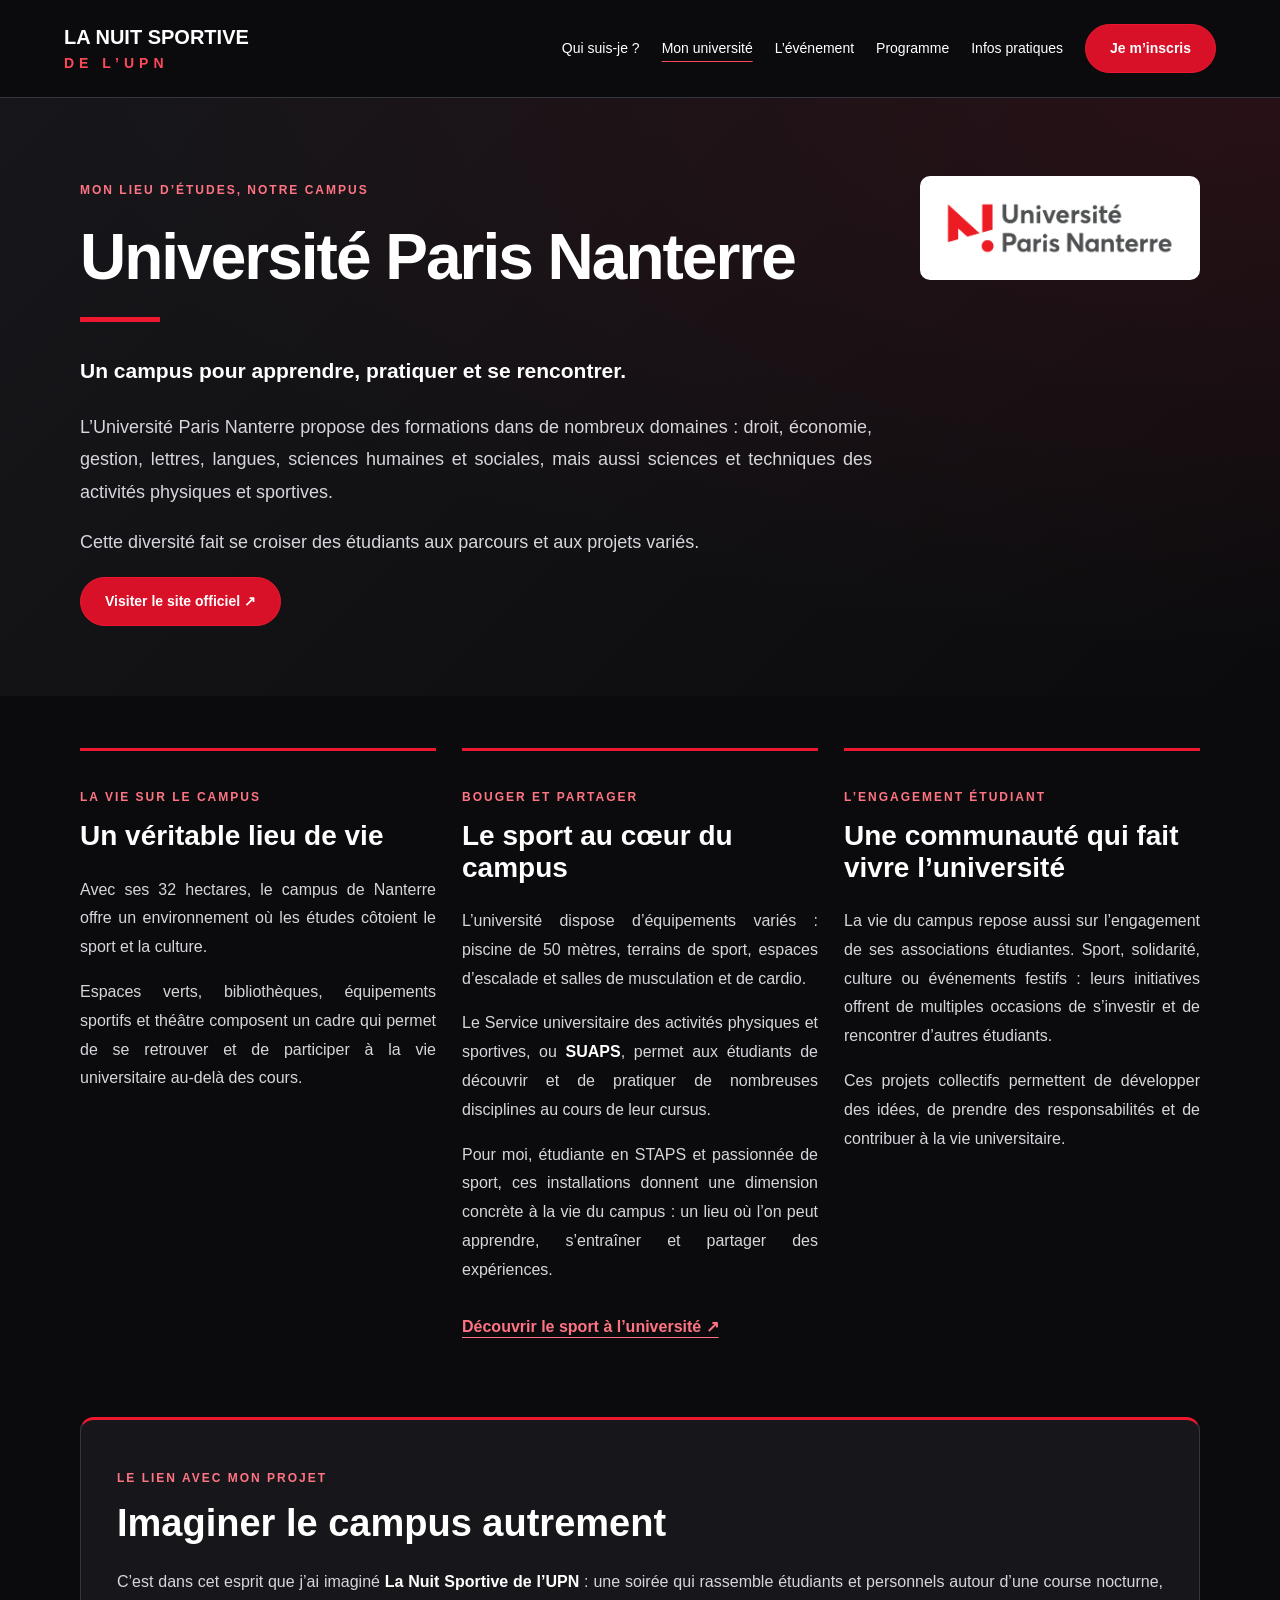
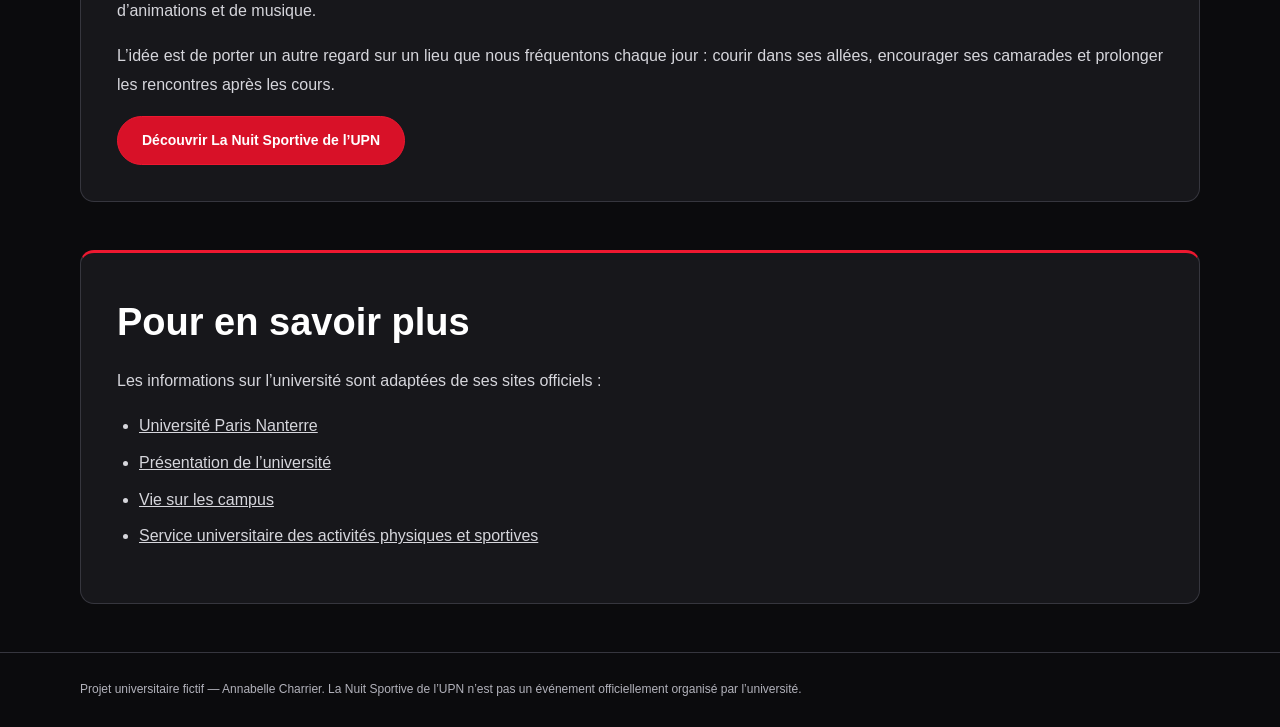
<file: universite.html>
<!DOCTYPE html>
<html lang="fr">
<head>
  <meta charset="UTF-8">
  <meta name="viewport" content="width=device-width, initial-scale=1.0">

  <meta
    name="description"
    content="Découvrez l’Université Paris Nanterre, sa vie de campus et la place du sport dans ce projet universitaire."
  >

  <title>Mon université | La Nuit Sportive de l’UPN</title>

  <link rel="stylesheet" href="style.css">
</head>

<body class="page-universite">
  <a class="evitement" href="#contenu">Aller au contenu</a>

  <header>
    <a class="logo" href="evenement.html">
      LA NUIT SPORTIVE
      <span>DE L’UPN</span>
    </a>

    <nav aria-label="Navigation principale">
      <a href="index.html">Qui suis-je ?</a>

      <a href="universite.html" aria-current="page">
        Mon université
      </a>

      <a href="evenement.html">L’événement</a>
      <a href="programme.html">Programme</a>
      <a href="infos.html">Infos pratiques</a>

      <a class="bouton" href="inscriptions.html">
        Je m’inscris
      </a>
    </nav>
  </header>

  <main id="contenu">
    <section class="presentation universite-intro">
      <div>
        <p class="surtitre">
          MON LIEU D’ÉTUDES, NOTRE CAMPUS
        </p>

        <h1>Université Paris Nanterre</h1>

        <p class="accroche">
          Un campus pour apprendre, pratiquer et se rencontrer.
        </p>

        <p>
          L’Université Paris Nanterre propose des formations
          dans de nombreux domaines : droit, économie, gestion,
          lettres, langues, sciences humaines et sociales,
          mais aussi sciences et techniques des activités
          physiques et sportives.
        </p>

        <p>
          Cette diversité fait se croiser des étudiants
          aux parcours et aux projets variés.
        </p>

        <a
          class="bouton"
          href="https://www.parisnanterre.fr/"
          target="_blank"
          rel="noopener noreferrer"
        >
          Visiter le site officiel ↗
        </a>
      </div>

      <a
        class="logo-universite"
        href="https://www.parisnanterre.fr/"
        aria-label="Site officiel de l’Université Paris Nanterre"
      >
        <img
          src="images/logo-upn.webp"
          alt="Université Paris Nanterre"
          width="500"
          height="127"
        >
      </a>
    </section>

    <div class="universite-grille">
      <section class="apercu">
        <p class="surtitre">LA VIE SUR LE CAMPUS</p>

        <h2>Un véritable lieu de vie</h2>

        <p>
          Avec ses 32 hectares, le campus de Nanterre offre
          un environnement où les études côtoient le sport
          et la culture.
        </p>

        <p>
          Espaces verts, bibliothèques, équipements sportifs
          et théâtre composent un cadre qui permet
          de se retrouver et de participer à la vie
          universitaire au-delà des cours.
        </p>
      </section>

      <section class="apercu">
        <p class="surtitre">BOUGER ET PARTAGER</p>

        <h2>Le sport au cœur du campus</h2>

        <p>
          L’université dispose d’équipements variés :
          piscine de 50 mètres, terrains de sport,
          espaces d’escalade et salles de musculation
          et de cardio.
        </p>

        <p>
          Le Service universitaire des activités physiques
          et sportives, ou <strong>SUAPS</strong>, permet
          aux étudiants de découvrir et de pratiquer
          de nombreuses disciplines au cours de leur cursus.
        </p>

        <p>
          Pour moi, étudiante en STAPS et passionnée de sport,
          ces installations donnent une dimension concrète
          à la vie du campus : un lieu où l’on peut apprendre,
          s’entraîner et partager des expériences.
        </p>

        <a
          class="lien"
          href="https://suaps.parisnanterre.fr/"
          target="_blank"
          rel="noopener noreferrer"
        >
          Découvrir le sport à l’université ↗
        </a>
      </section>

      <section class="apercu">
        <p class="surtitre">L’ENGAGEMENT ÉTUDIANT</p>

        <h2>Une communauté qui fait vivre l’université</h2>

        <p>
          La vie du campus repose aussi sur l’engagement
          de ses associations étudiantes.
          Sport, solidarité, culture ou événements festifs :
          leurs initiatives offrent de multiples occasions
          de s’investir et de rencontrer d’autres étudiants.
        </p>

        <p>
          Ces projets collectifs permettent de développer
          des idées, de prendre des responsabilités
          et de contribuer à la vie universitaire.
        </p>
      </section>
    </div>

    <section class="apercu">
      <p class="surtitre">LE LIEN AVEC MON PROJET</p>

      <h2>Imaginer le campus autrement</h2>

      <p>
        C’est dans cet esprit que j’ai imaginé
        <strong>La Nuit Sportive de l’UPN</strong> :
        une soirée qui rassemble étudiants et personnels
        autour d’une course nocturne, d’animations
        et de musique.
      </p>

      <p>
        L’idée est de porter un autre regard sur un lieu
        que nous fréquentons chaque jour : courir dans
        ses allées, encourager ses camarades et prolonger
        les rencontres après les cours.
      </p>

      <a class="bouton" href="evenement.html">
        Découvrir La Nuit Sportive de l’UPN
      </a>
    </section>

    <section class="apercu">
      <h2>Pour en savoir plus</h2>

      <p>
        Les informations sur l’université sont adaptées
        de ses sites officiels :
      </p>

      <ul>
        <li>
          <a href="https://www.parisnanterre.fr/">
            Université Paris Nanterre
          </a>
        </li>

        <li>
          <a
            href="https://university.parisnanterre.fr/university-presentation"
          >
            Présentation de l’université
          </a>
        </li>

        <li>
          <a
            href="https://etudiants.parisnanterre.fr/vie-sur-les-campus"
          >
            Vie sur les campus
          </a>
        </li>

        <li>
          <a href="https://suaps.parisnanterre.fr/">
            Service universitaire des activités physiques
            et sportives
          </a>
        </li>
      </ul>
    </section>
  </main>

  <footer>
    <p>
      Projet universitaire fictif — Annabelle Charrier.
      La Nuit Sportive de l’UPN n’est pas un événement
      officiellement organisé par l’université.
    </p>
  </footer>
</body>
</html>
</file>
<file: style.css>
/* =========================================
   COULEURS ET TYPOGRAPHIE COMMUNES
   ========================================= */

:root {
  color-scheme: dark;
  --fond: #0b0b0d;
  --surface: #17171b;
  --rouge: #ed1830;
  --blanc: #ffffff;
  --texte: #d6d6dc;
  --bord: #36363e;
}

* {
  box-sizing: border-box;
}

body {
  margin: 0;
  background: var(--fond);
  color: var(--texte);
  font-family: Arial, Helvetica, sans-serif;
  line-height: 1.8;
}

img {
  max-width: 100%;
}

a {
  color: inherit;
}

p {
  text-align: justify;
  hyphens: auto;
  overflow-wrap: break-word;
}

h1,
h2,
h3 {
  color: var(--blanc);
  font-family: Arial, Helvetica, sans-serif;
  line-height: 1.12;
  overflow-wrap: break-word;
}

h1 {
  margin: 20px 0 30px;
  font-size: clamp(42px, 6vw, 76px);
  letter-spacing: -2px;
}

h1::after {
  display: block;
  width: 80px;
  height: 5px;
  margin-top: 24px;
  background: var(--rouge);
  content: "";
}

h2 {
  margin: 12px 0 24px;
  font-size: clamp(26px, 3vw, 38px);
}

strong {
  color: var(--blanc);
}

button,
input,
select,
textarea {
  font-family: inherit;
  font-size: inherit;
}

a:focus-visible,
button:focus-visible,
input:focus-visible,
select:focus-visible,
textarea:focus-visible {
  outline: 3px solid var(--blanc);
  outline-offset: 5px;
}

.evitement {
  position: absolute;
  top: -100px;
  left: 20px;
  z-index: 10;
  padding: 12px;
  background: var(--blanc);
  color: #000000;
}

.evitement:focus {
  top: 12px;
}


/* =========================================
   EN-TÊTE ET NAVIGATION
   ========================================= */

header {
  display: flex;
  align-items: center;
  justify-content: space-between;
  flex-wrap: wrap;
  gap: 24px;
  padding: 24px 5%;
  border-bottom: 1px solid var(--bord);
  background: var(--fond);
}

.logo {
  color: var(--blanc);
  font-size: 20px;
  font-weight: 900;
  line-height: 1.15;
  text-decoration: none;
}

.logo span {
  display: block;
  margin-top: 6px;
  color: #ff485a;
  font-size: 14px;
  letter-spacing: 5px;
}

nav {
  display: flex;
  align-items: center;
  flex-wrap: wrap;
  gap: 22px;
}

nav a {
  color: var(--blanc);
  font-size: 14px;
  text-decoration: none;
}

nav a:hover,
nav a[aria-current="page"] {
  text-decoration: underline;
  text-decoration-color: #ff485a;
  text-underline-offset: 8px;
}


/* =========================================
   ÉLÉMENTS COMMUNS AUX PAGES
   ========================================= */

.presentation {
  padding: 70px max(6%, calc((100% - 1120px) / 2));
  background:
    radial-gradient(
      ellipse at top right,
      rgba(80, 20, 29, 0.38),
      transparent 65%
    ),
    linear-gradient(135deg, #17171b, #0b0b0d);
}

.presentation p {
  max-width: 800px;
  font-size: 18px;
}

.surtitre,
.presentation .surtitre {
  color: #ff7483;
  font-size: 12px;
  font-weight: 700;
  letter-spacing: 2px;
  text-transform: uppercase;
}

.accroche,
.presentation .accroche {
  color: var(--blanc);
  font-size: 21px;
  font-weight: 700;
}

.actions {
  display: flex;
  flex-wrap: wrap;
  gap: 15px;
  margin-top: 32px;
}

.bouton {
  display: inline-block;
  padding: 13px 24px;
  border: 1px solid var(--rouge);
  border-radius: 28px;
  background: #d81128;
  color: var(--blanc);
  font-size: 14px;
  font-weight: 700;
  line-height: 1.5;
  text-align: center;
  text-decoration: none;
  cursor: pointer;
  transition: background 0.2s, transform 0.2s;
}

.bouton:hover {
  background: #b40e21;
  text-decoration: none;
  transform: translateY(-2px);
}

.bouton-secondaire {
  background: rgba(11, 11, 13, 0.5);
}

.bouton-secondaire:hover {
  background: #351017;
}

.apercu {
  width: min(1120px, 88%);
  margin: 48px auto;
  padding: 36px;
  border: 1px solid var(--bord);
  border-left: 4px solid var(--rouge);
  border-radius: 14px;
  background: var(--surface);
}

.lien {
  display: inline-block;
  margin-top: 12px;
  color: #ff7483;
  font-weight: bold;
  text-underline-offset: 5px;
}

ul {
  padding-left: 22px;
}

li + li {
  margin-top: 8px;
}

footer {
  padding: 26px max(6%, calc((100% - 1120px) / 2));
  border-top: 1px solid var(--bord);
  color: #b2b2bb;
  font-size: 12px;
}

footer p {
  margin: 0;
}


/* =========================================
   QUI SUIS-JE ?
   Texte à gauche et portrait à droite
   ========================================= */

.profil {
  display: grid;
  grid-template-columns: minmax(0, 1fr) 220px;
  align-items: start;
  gap: 64px;
}

.profil-texte {
  min-width: 0;
}

.profil-texte p {
  font-size: 17px;
}

.portrait {
  margin: 55px 0 0;
  transform: rotate(2deg);
}

.portrait img {
  display: block;
  width: 220px;
  height: 285px;
  border: 5px solid var(--blanc);
  border-radius: 8px;
  object-fit: cover;
  object-position: center 52%;
  box-shadow: 16px 16px 0 #a51226;
}

.portrait figcaption {
  margin-top: 26px;
  color: #dddddd;
  font-size: 13px;
  line-height: 1.6;
}

.page-index .apercu {
  border-radius: 0 32px 0 32px;
  background: linear-gradient(120deg, #321117, #17171b);
}


/* =========================================
   MON UNIVERSITÉ
   Logo à droite et rubriques en colonnes
   ========================================= */

.universite-intro {
  display: grid;
  grid-template-columns: minmax(0, 1fr) 280px;
  align-items: start;
  gap: 48px;
}

.universite-intro h1 {
  font-size: clamp(40px, 5vw, 66px);
}

.logo-universite {
  display: block;
  margin-top: 8px;
  padding: 22px;
  border-radius: 10px;
  background: var(--blanc);
}

.logo-universite img {
  display: block;
  width: 100%;
  height: auto;
}

.universite-grille {
  display: grid;
  grid-template-columns: repeat(3, minmax(0, 1fr));
  gap: 26px;
  width: min(1120px, 88%);
  margin: 52px auto;
}

.universite-grille .apercu {
  width: auto;
  margin: 0;
  padding: 24px 0;
  border: 0;
  border-top: 3px solid var(--rouge);
  border-radius: 0;
  background: transparent;
}

.universite-grille h2 {
  font-size: 28px;
}

.page-universite main > .apercu {
  border-left: 1px solid var(--bord);
  border-top: 3px solid var(--rouge);
}


/* =========================================
   L’ÉVÉNEMENT
   Fond nocturne et images alternées
   ========================================= */

.presentation.fond-nocturne {
  min-height: 580px;
  border-bottom: 3px solid var(--rouge);
  background-image:
    linear-gradient(
      90deg,
      rgba(0, 0, 0, 0.92),
      rgba(0, 0, 0, 0.43)
    ),
    url("images/fond-nocturne.avif");
  background-size: cover;
  background-position: center 45%;
  background-repeat: no-repeat;
}

.fond-nocturne h1 {
  max-width: 800px;
  text-transform: uppercase;
}

.fond-nocturne p {
  max-width: 680px;
}

.fond-nocturne .surtitre {
  color: var(--blanc);
}

.chiffres {
  display: grid;
  grid-template-columns: repeat(3, minmax(0, 1fr));
  gap: 22px;
  padding: 28px 6%;
  border-bottom: 1px solid var(--bord);
}

.chiffres > div {
  text-align: center;
}

.chiffres > div + div {
  border-left: 1px solid var(--bord);
}

.chiffres strong {
  display: block;
  color: #ff485a;
  font-size: 28px;
}

.chiffres span {
  font-size: 13px;
}

.evenement-bloc {
  display: grid;
  grid-template-columns: minmax(0, 0.9fr) minmax(0, 1.1fr);
  align-items: stretch;
  gap: 0;
  padding: 0;
  overflow: hidden;
  border-left: 1px solid var(--bord);
}

.photo-evenement {
  display: block;
  width: 100%;
  object-fit: cover;
  object-position: center;
}

.evenement-texte {
  min-width: 0;
  padding: 34px;
}

.evenement-texte > :last-child {
  margin-bottom: 0;
}

/* Image de la soirée à droite du texte. */

.evenement-bloc:nth-of-type(3) .photo-evenement {
  grid-column: 2;
  grid-row: 1;
}

.evenement-bloc:nth-of-type(3) .evenement-texte {
  grid-column: 1;
  grid-row: 1;
}

/* La hauteur du texte détermine celle de l’image. */

@media (min-width: 701px) {
  .evenement-bloc .photo-evenement {
    width: 100%;
    height: 0;
    min-height: 100%;
    max-height: none;
  }
}

/* Transformer les tons bleus de la course en rouge. */

.photo-course {
  filter: hue-rotate(140deg) saturate(1.3);
}

/* Ambiance rouge et noire pour le basket. */

.photo-animations {
  filter:
    grayscale(1)
    sepia(1)
    saturate(5)
    hue-rotate(315deg)
    brightness(0.85);
}

.evenement-bloc .photo-animations {
  object-position: center 65%;
}


/* =========================================
   CRÉDITS PHOTOGRAPHIQUES
   ========================================= */

.credits-photos {
  font-size: 14px;
}

.credits-photos a {
  color: #ff7483;
  text-underline-offset: 4px;
  overflow-wrap: anywhere;
}

.credits-photos li + li {
  margin-top: 16px;
}


/* =========================================
   PROGRAMME
   Chronologie verticale
   ========================================= */

.page-programme .presentation {
  border-bottom: 1px solid var(--bord);
}

.chronologie {
  width: min(960px, 84%);
  margin: 60px auto;
  padding-left: 42px;
  border-left: 2px solid #73212d;
}

.chronologie .etape {
  position: relative;
  width: 100%;
  margin: 0 0 28px;
  padding: 28px 34px;
  border: 1px solid var(--bord);
  border-radius: 0 18px 18px 18px;
}

.etape::before {
  position: absolute;
  top: 33px;
  left: -51px;
  width: 14px;
  height: 14px;
  border: 3px solid var(--fond);
  border-radius: 50%;
  background: #ff485a;
  box-shadow: 0 0 0 2px #ff485a;
  content: "";
}

.etape h2 {
  font-size: 30px;
}

.etape .surtitre {
  display: inline-block;
  margin-top: 0;
  padding: 4px 10px;
  border-radius: 4px;
  background: #40131d;
}


/* =========================================
   INFORMATIONS PRATIQUES
   Fiches sur deux colonnes
   ========================================= */

.infos-grille {
  display: grid;
  grid-template-columns: repeat(2, minmax(0, 1fr));
  gap: 24px;
  width: min(1120px, 88%);
  margin: 50px auto;
}

.infos-grille .apercu {
  width: 100%;
  margin: 0;
  padding: 30px;
  border-left: 1px solid var(--bord);
  border-top: 4px solid var(--rouge);
}

.infos-grille h2 {
  font-size: 30px;
}

.page-infos .presentation {
  padding-bottom: 55px;
  background: linear-gradient(100deg, #271015, #0b0b0d);
}


/* =========================================
   INSCRIPTIONS
   Introduction à gauche, formulaire à droite
   ========================================= */

.page-inscriptions main {
  display: grid;
  grid-template-columns: minmax(0, 0.8fr) minmax(0, 1.2fr);
  align-items: start;
  gap: 44px;
  width: min(1240px, 90%);
  margin: 55px auto;
}

.page-inscriptions .presentation {
  padding: 24px 0;
  background: none;
}

.page-inscriptions h1 {
  font-size: clamp(40px, 4.5vw, 64px);
}

.page-inscriptions .presentation p {
  font-size: 16px;
}

.formulaire-carte {
  width: 100%;
  margin: 0;
  padding: 30px;
  border-left: 1px solid var(--bord);
  border-top: 4px solid var(--rouge);
}

form {
  width: 100%;
}

fieldset {
  min-width: 0;
  margin: 0 0 26px;
  padding: 20px;
  border: 1px solid #4c4c56;
  border-radius: 10px;
}

legend {
  padding: 0 8px;
  color: var(--blanc);
  font-size: 18px;
  font-weight: 700;
}

form label {
  display: block;
  margin-bottom: 8px;
  color: var(--blanc);
}

input[type="text"],
input[type="email"],
select,
textarea {
  display: block;
  width: 100%;
  margin-bottom: 22px;
  padding: 12px;
  border: 1px solid #73737e;
  border-radius: 7px;
  background: var(--fond);
  color: var(--blanc);
  font: inherit;
}

textarea {
  resize: vertical;
}

textarea::placeholder {
  color: #aaaab3;
}

.choix {
  display: flex;
  align-items: flex-start;
  gap: 12px;
  margin-bottom: 20px;
  cursor: pointer;
}

.choix input {
  flex-shrink: 0;
  width: 20px;
  height: 20px;
  margin-top: 5px;
  accent-color: var(--rouge);
}

#confirmation {
  margin-top: 24px;
  padding: 18px;
  border-left: 4px solid var(--rouge);
  background: #252529;
  color: var(--blanc);
}


/* =========================================
   AFFICHAGE SUR TABLETTE
   ========================================= */

@media (max-width: 1000px) {
  .universite-intro {
    grid-template-columns: minmax(0, 1fr) 220px;
    gap: 28px;
  }

  .universite-grille {
    grid-template-columns: 1fr;
  }

  .universite-grille .apercu {
    padding: 22px;
  }

  .page-inscriptions main {
    grid-template-columns: 1fr;
    gap: 22px;
  }

  .profil {
    gap: 36px;
  }

  .evenement-texte {
    padding: 26px;
  }
}


/* =========================================
   AFFICHAGE SUR TÉLÉPHONE
   ========================================= */

@media (max-width: 700px) {
  header {
    gap: 24px;
    padding: 22px;
  }

  nav {
    gap: 16px;
  }

  nav a {
    font-size: 13px;
  }

  .presentation {
    padding: 48px 24px;
  }

  .presentation p {
    font-size: 16px;
  }

  h1 {
    letter-spacing: -1px;
  }

  .apercu {
    width: calc(100% - 40px);
    margin: 30px auto;
    padding: 25px;
  }

  .actions {
    flex-direction: column;
    align-items: stretch;
  }

  .profil,
  .universite-intro {
    grid-template-columns: 1fr;
    gap: 28px;
  }

  .portrait {
    margin: 0 auto 20px;
    transform: none;
  }

  .portrait img {
    width: 180px;
    height: 235px;
  }

  .logo-universite {
    grid-row: 1;
    width: 250px;
    max-width: 100%;
    margin: 0 0 0 auto;
  }

  .universite-grille {
    gap: 16px;
    width: calc(100% - 40px);
    margin: 30px auto;
  }

  .chiffres {
    grid-template-columns: 1fr;
    gap: 16px;
  }

  .chiffres > div + div {
    padding-top: 16px;
    border-left: 0;
    border-top: 1px solid var(--bord);
  }

  .presentation.fond-nocturne {
    min-height: 0;
    background-position: center;
  }

  .evenement-bloc {
    grid-template-columns: 1fr;
    padding: 0;
  }

  .evenement-bloc .photo-evenement {
    width: 100%;
    height: 300px;
    min-height: 0;
    max-height: none;
    object-fit: cover;
    object-position: center;
  }

  .evenement-bloc .photo-animations {
    object-position: center 65%;
  }

  .evenement-bloc:nth-of-type(3) .photo-evenement,
  .evenement-bloc:nth-of-type(3) .evenement-texte {
    grid-column: auto;
    grid-row: auto;
  }

  .chronologie {
    width: calc(100% - 60px);
    margin: 35px auto;
    padding-left: 24px;
  }

  .chronologie .etape {
    padding: 22px;
  }

  .etape::before {
    left: -33px;
  }

  .infos-grille {
    grid-template-columns: 1fr;
    width: calc(100% - 40px);
    margin: 30px auto;
  }

  .infos-grille .apercu {
    padding: 24px;
  }

  .page-inscriptions main {
    width: calc(100% - 40px);
    margin: 24px auto;
  }

  .formulaire-carte {
    width: 100%;
    padding: 20px;
  }

  fieldset {
    padding: 15px;
  }
}


/* =========================================
   RÉDUCTION DES ANIMATIONS
   ========================================= */

@media (prefers-reduced-motion: reduce) {
  .bouton {
    transition: none;
  }

  .bouton:hover {
    transform: none;
  }
}
</file>
